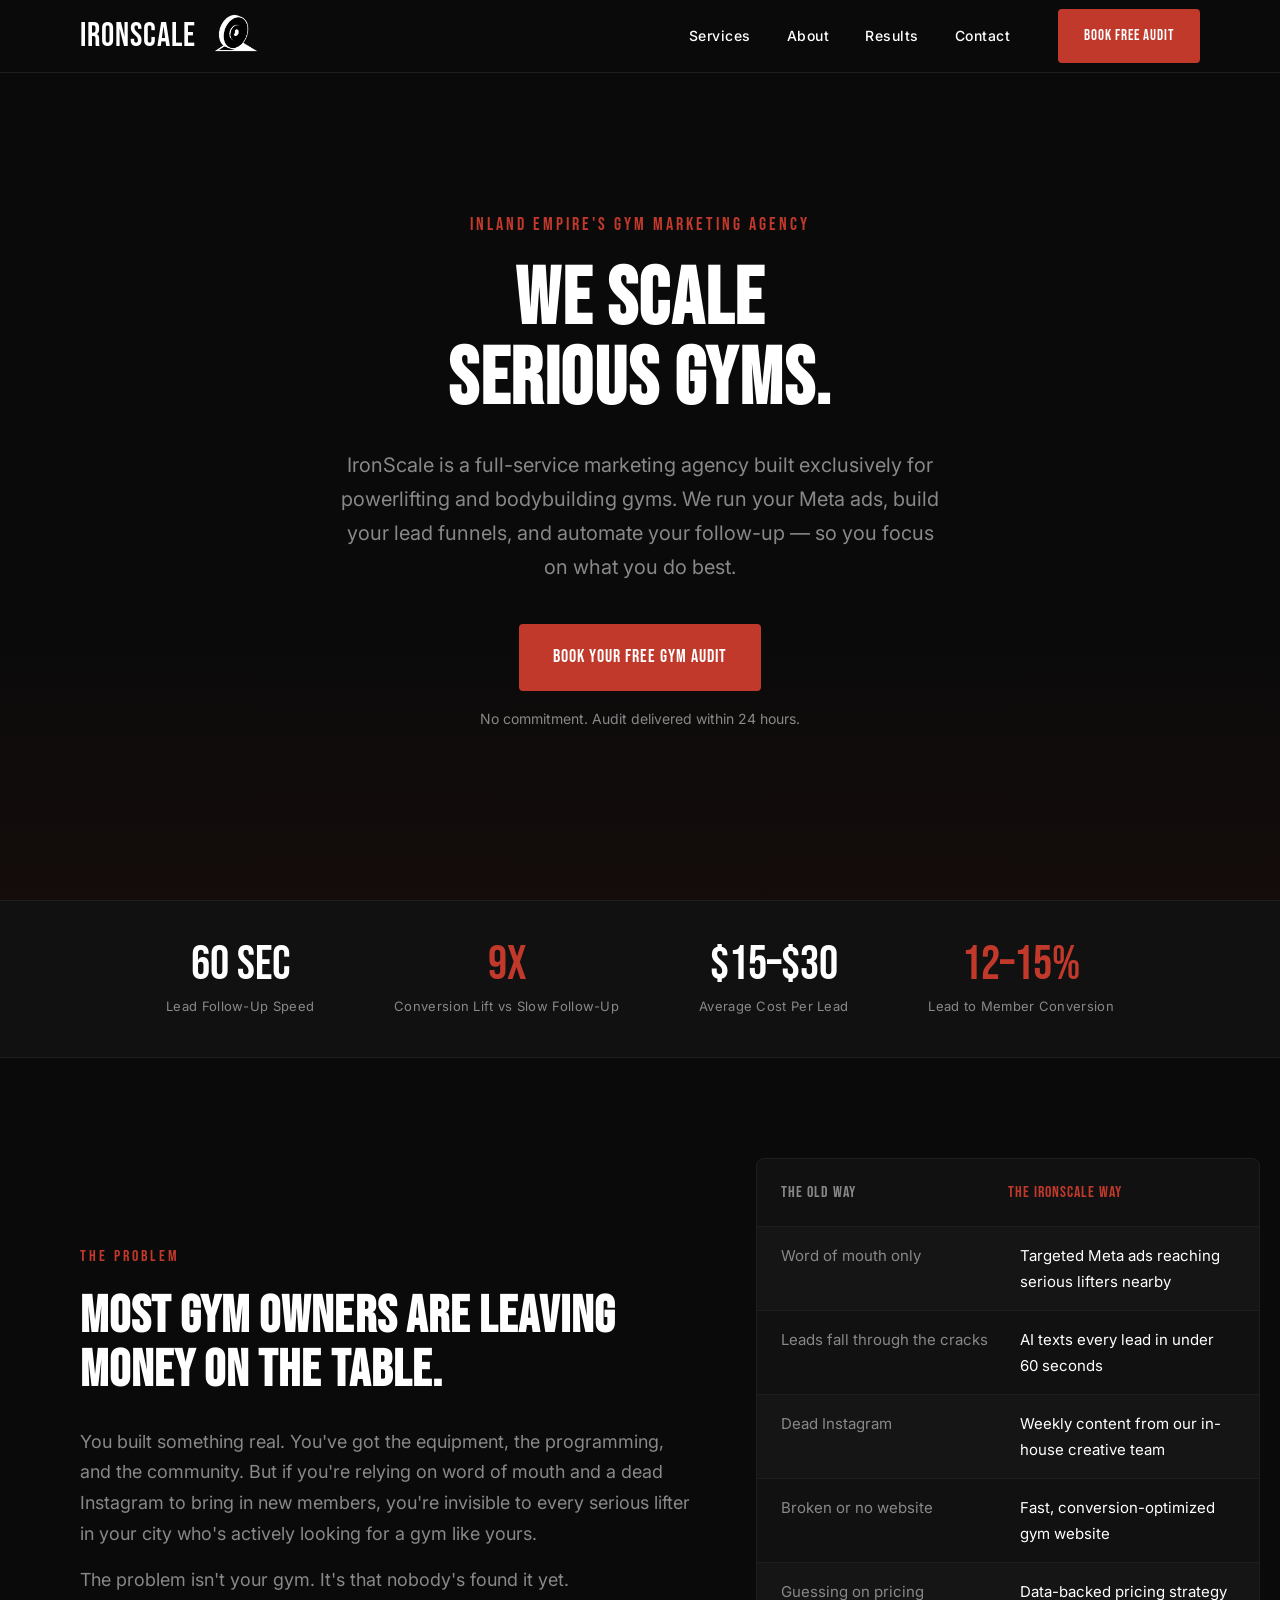
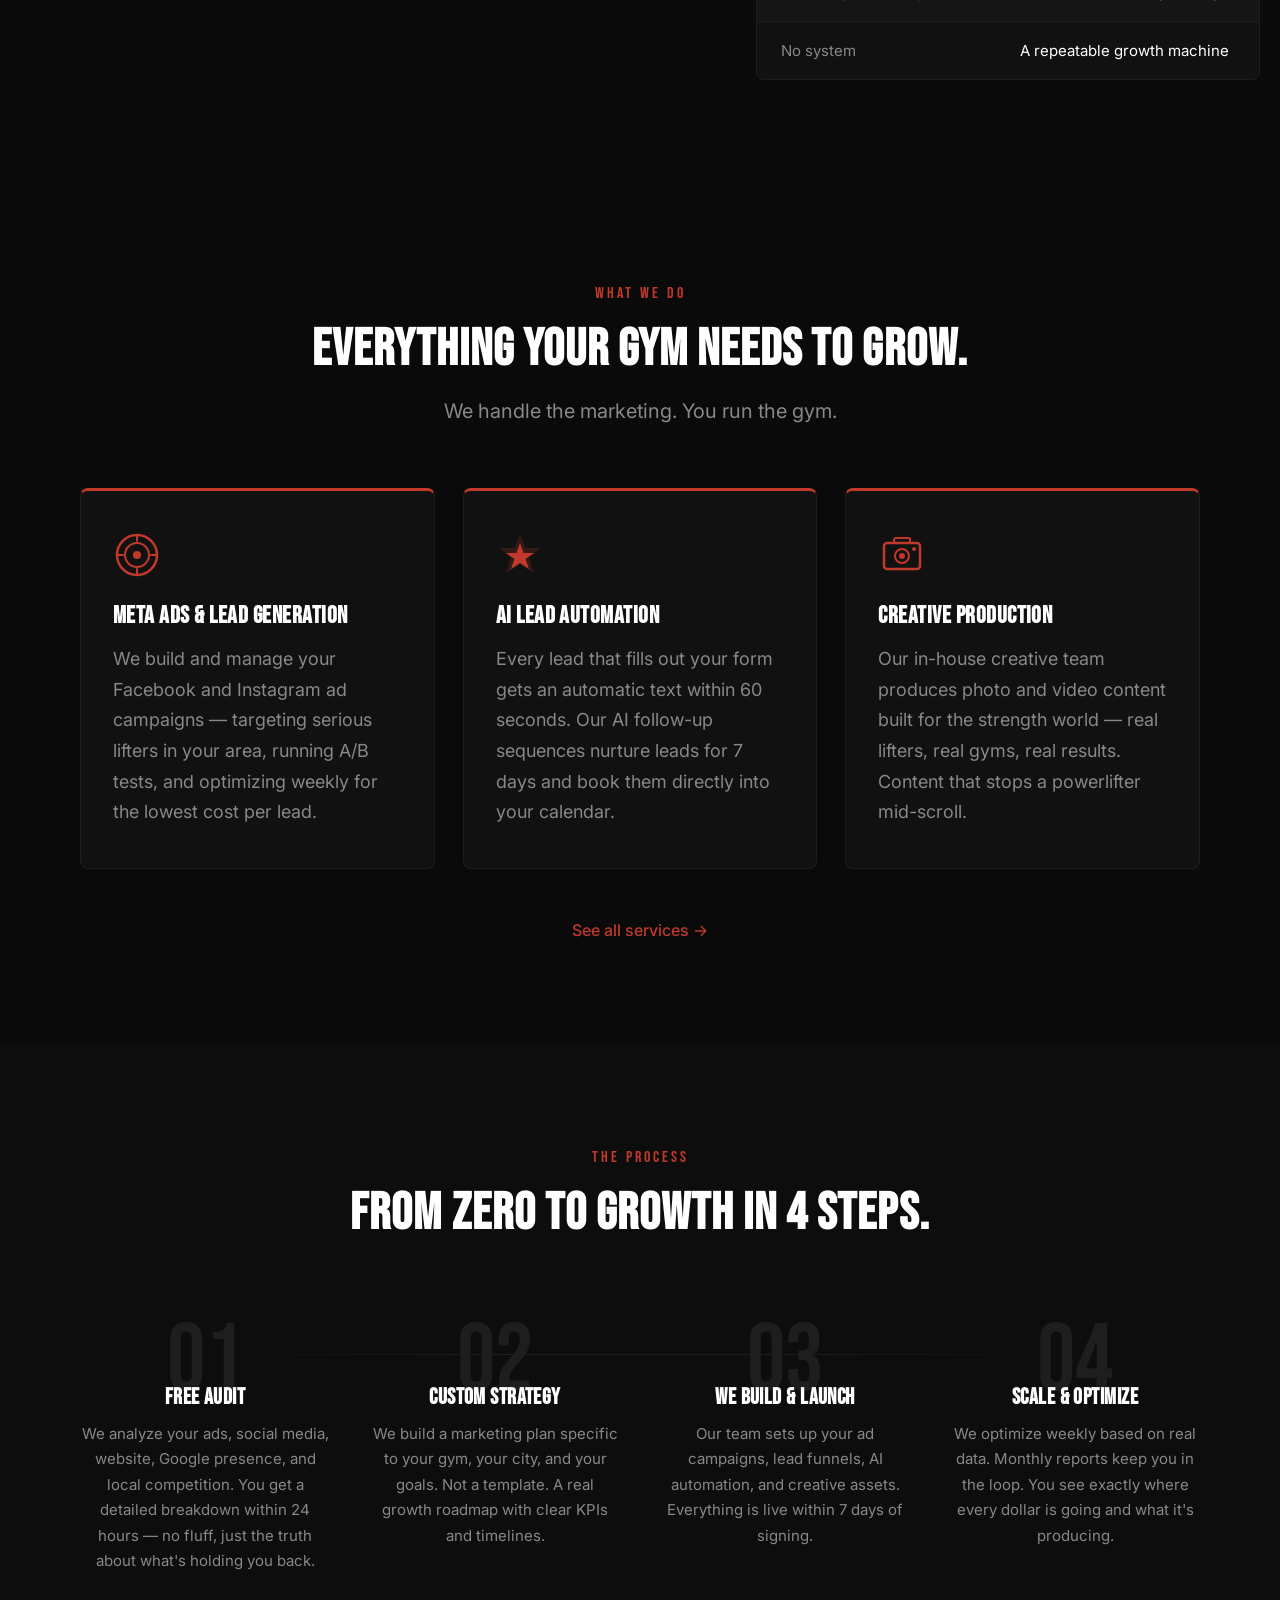
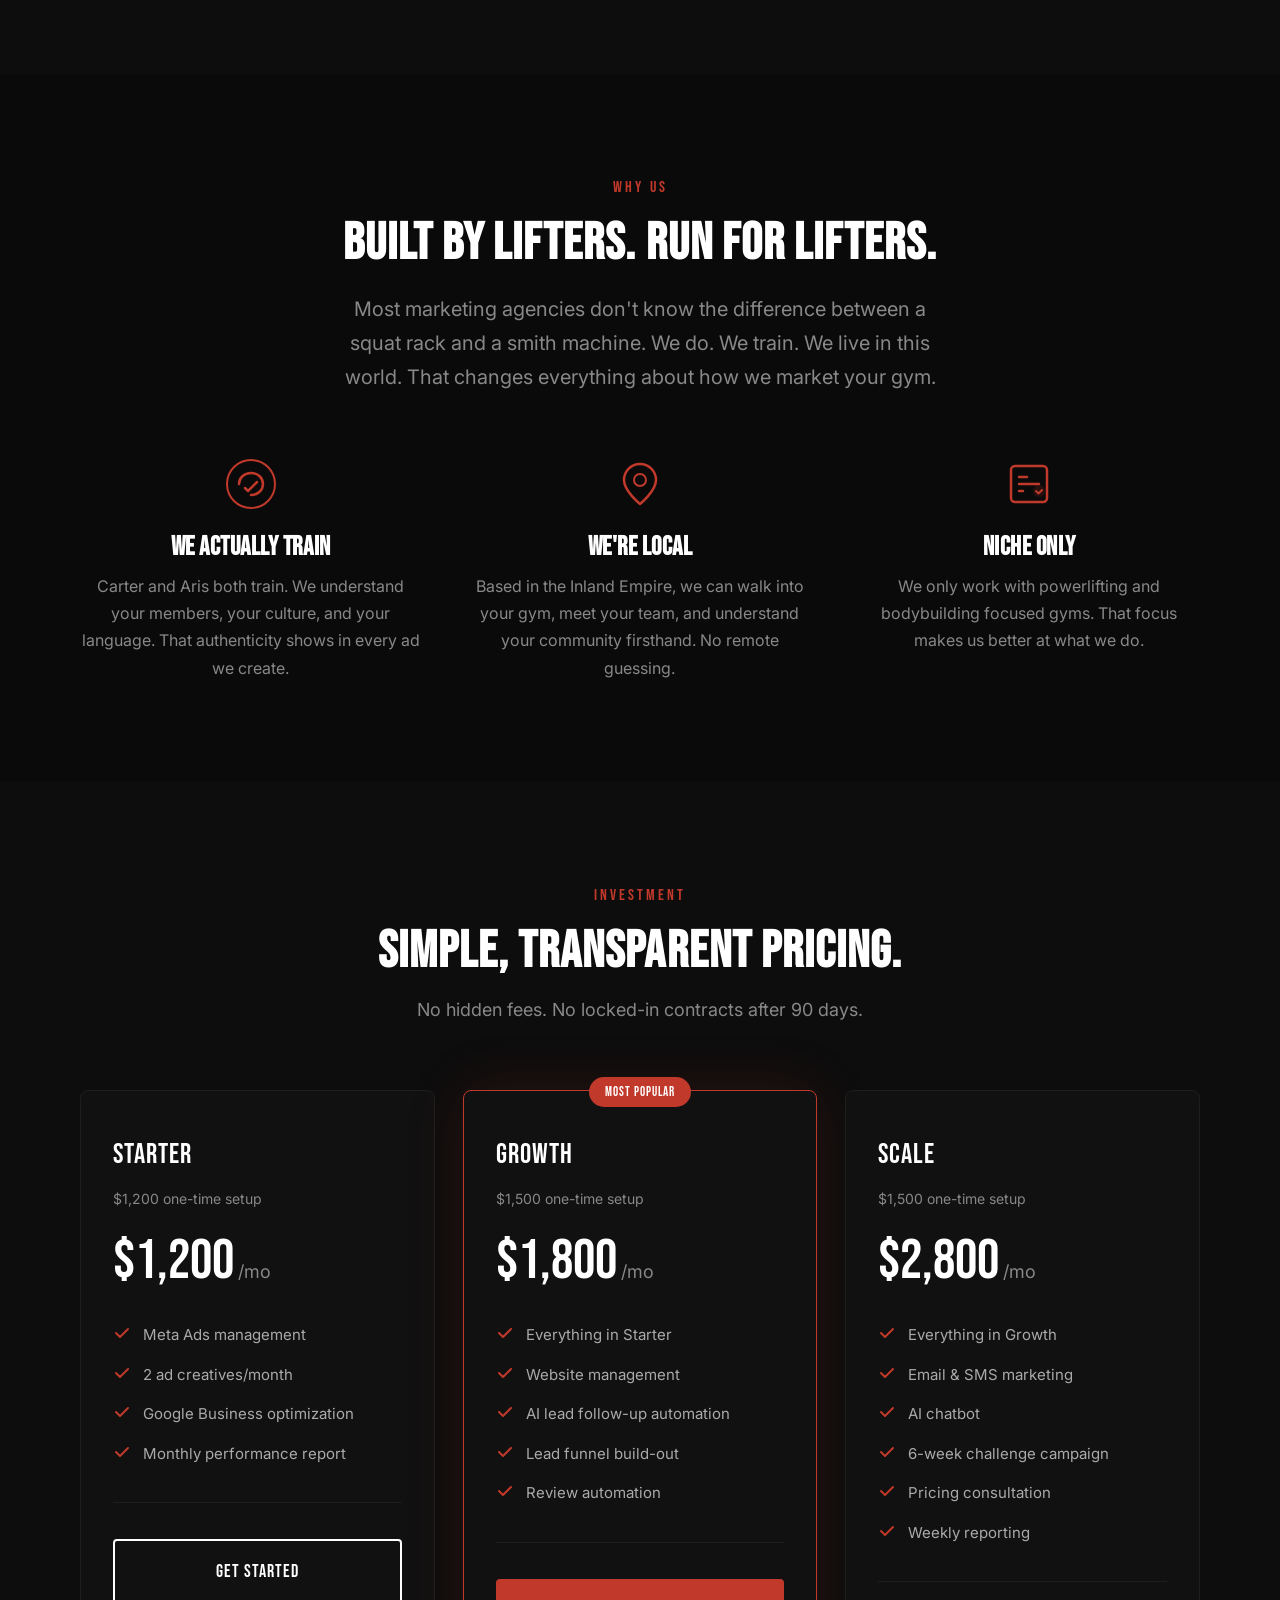
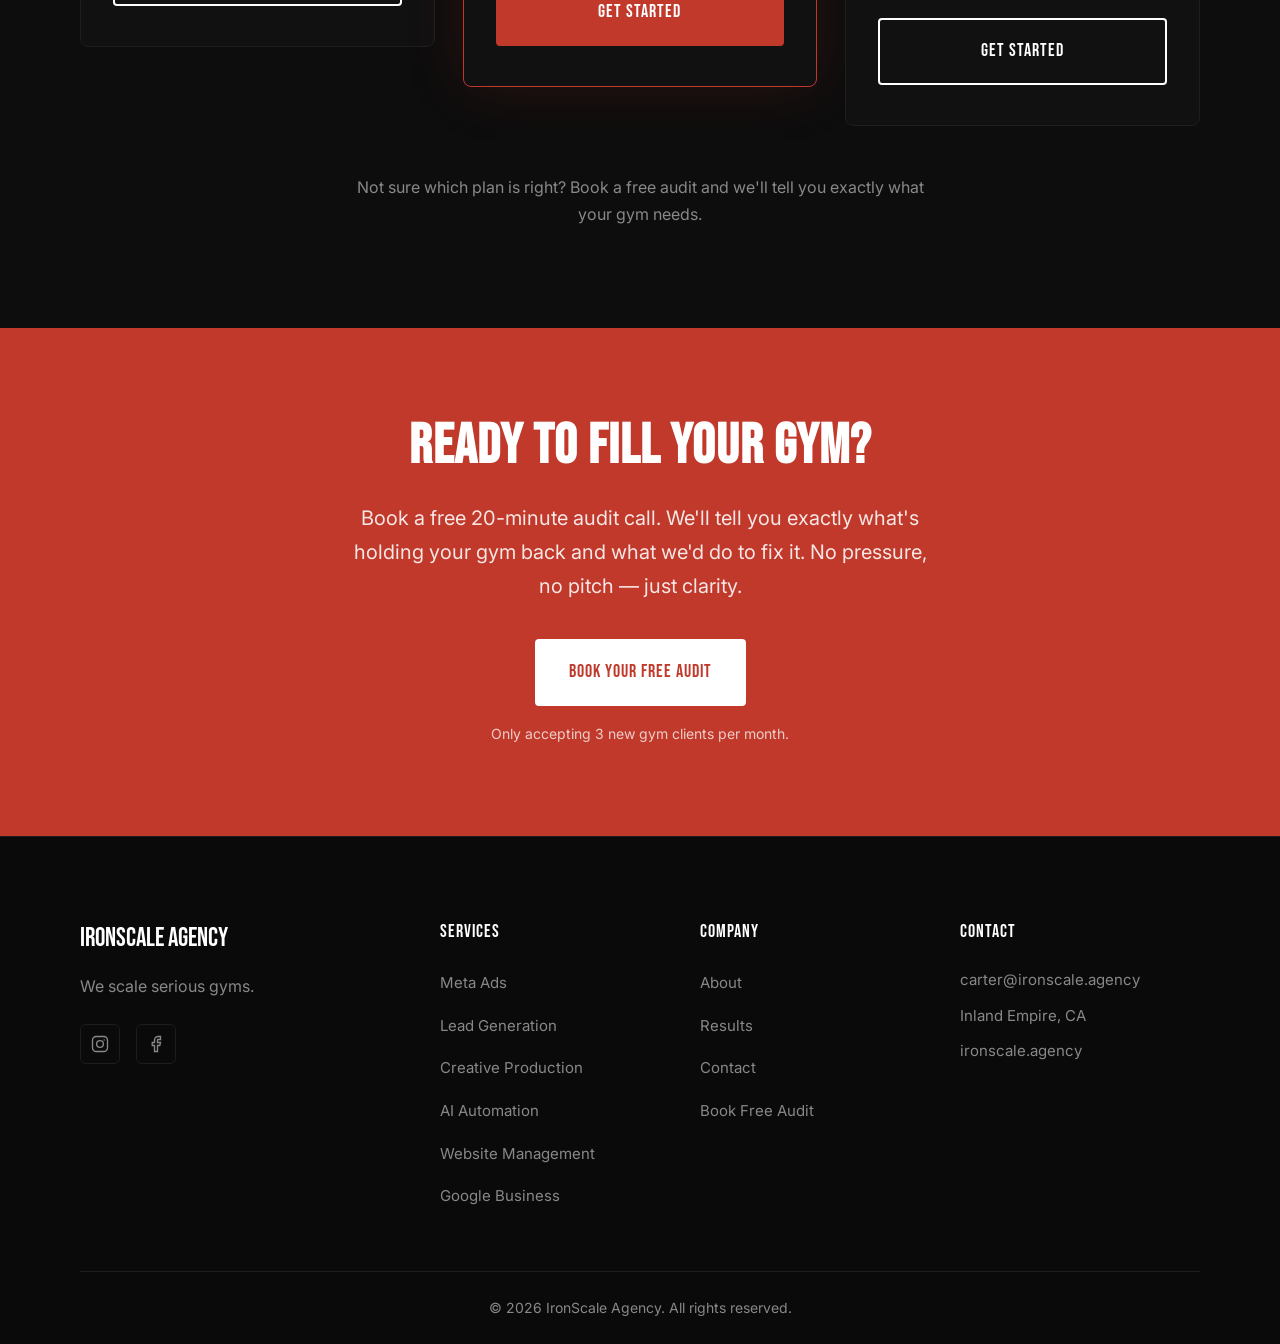
<file: index.html>
<!DOCTYPE html>
<html lang="en">
<head>
  <meta charset="UTF-8" />
  <meta name="viewport" content="width=device-width, initial-scale=1.0" />
  <title>IronScale Agency | Gym Marketing for Powerlifting & Bodybuilding Gyms</title>
  <meta name="description" content="IronScale Agency — Gym marketing agency for powerlifting and bodybuilding gyms in the Inland Empire. Meta ads, lead generation, AI automation, and creative production." />
  <link rel="stylesheet" href="styles.css" />
</head>
<body>

  <!-- ============ NAVBAR ============ -->
  <header class="navbar" role="banner">
    <div class="navbar__inner">
      <a href="index.html" class="navbar__logo">IRONSCALE<span class="navbar__logo-icon"><img src="assets/images/IronScale_Logo_transparent.png" alt="" class="navbar__logo-img navbar__logo-img--white" aria-hidden="true"><img src="assets/images/IronScale_Logo_Red_transparent.png" alt="" class="navbar__logo-img navbar__logo-img--red" aria-hidden="true"></span></a>
      <nav class="navbar__links" aria-label="Primary navigation">
        <a href="services.html" class="navbar__link">Services</a>
        <a href="about.html" class="navbar__link">About</a>
        <a href="results.html" class="navbar__link">Results</a>
        <a href="contact.html" class="navbar__link">Contact</a>
        <a href="contact.html" class="btn btn--primary navbar__cta">Book Free Audit</a>
      </nav>
      <button class="navbar__hamburger" aria-label="Open menu" aria-expanded="false">
        <span></span><span></span><span></span>
      </button>
    </div>
  </header>

  <!-- Mobile Menu -->
  <div class="mobile-menu" role="dialog" aria-label="Mobile navigation">
    <button class="mobile-menu__close" aria-label="Close menu">&times;</button>
    <a href="services.html" class="mobile-menu__link">Services</a>
    <a href="about.html" class="mobile-menu__link">About</a>
    <a href="results.html" class="mobile-menu__link">Results</a>
    <a href="contact.html" class="mobile-menu__link">Contact</a>
    <a href="contact.html" class="btn btn--primary mobile-menu__cta">Book Free Audit</a>
  </div>

  <main>

    <!-- ============ SECTION 1: HERO ============ -->
    <section class="hero">
      <div class="hero__content">
        <span class="hero__eyebrow">Inland Empire's Gym Marketing Agency</span>
        <h1 class="hero__title">WE SCALE<br>SERIOUS GYMS.</h1>
        <p class="hero__sub">IronScale is a full-service marketing agency built exclusively for powerlifting and bodybuilding gyms. We run your Meta ads, build your lead funnels, and automate your follow-up — so you focus on what you do best.</p>
        <a href="contact.html" class="btn btn--primary">Book Your Free Gym Audit</a>
        <span class="hero__disclaimer">No commitment. Audit delivered within 24 hours.</span>
      </div>
    </section>

    <!-- ============ SECTION 2: STATS BAR ============ -->
    <section class="stats-bar" aria-label="Key statistics">
      <div class="container">
        <div class="stats-bar__grid">
          <div class="stat fade-in">
            <span class="stat__number">60 SEC</span>
            <p class="stat__label">Lead Follow-Up Speed</p>
          </div>
          <div class="stat fade-in">
            <span class="stat__number stat__number--red">9X</span>
            <p class="stat__label">Conversion Lift vs Slow Follow-Up</p>
          </div>
          <div class="stat fade-in">
            <span class="stat__number">$15–$30</span>
            <p class="stat__label">Average Cost Per Lead</p>
          </div>
          <div class="stat fade-in">
            <span class="stat__number stat__number--red">12–15%</span>
            <p class="stat__label">Lead to Member Conversion</p>
          </div>
        </div>
      </div>
    </section>

    <!-- ============ SECTION 3: THE PROBLEM ============ -->
    <section class="section" aria-labelledby="problem-heading">
      <div class="container">
        <div class="problem__grid">
          <div class="problem__content fade-in">
            <span class="eyebrow">The Problem</span>
            <h2 id="problem-heading">Most Gym Owners Are Leaving Money on the Table.</h2>
            <p>You built something real. You've got the equipment, the programming, and the community. But if you're relying on word of mouth and a dead Instagram to bring in new members, you're invisible to every serious lifter in your city who's actively looking for a gym like yours.</p>
            <p>The problem isn't your gym. It's that nobody's found it yet.</p>
          </div>
          <div class="fade-in">
            <div class="comparison-card">
              <div class="comparison-card__header">
                <span>THE OLD WAY</span>
                <span>THE IRONSCALE WAY</span>
              </div>
              <div class="comparison-row">
                <span class="old">Word of mouth only</span>
                <span class="new">Targeted Meta ads reaching serious lifters nearby</span>
              </div>
              <div class="comparison-row">
                <span class="old">Leads fall through the cracks</span>
                <span class="new">AI texts every lead in under 60 seconds</span>
              </div>
              <div class="comparison-row">
                <span class="old">Dead Instagram</span>
                <span class="new">Weekly content from our in-house creative team</span>
              </div>
              <div class="comparison-row">
                <span class="old">Broken or no website</span>
                <span class="new">Fast, conversion-optimized gym website</span>
              </div>
              <div class="comparison-row">
                <span class="old">Guessing on pricing</span>
                <span class="new">Data-backed pricing strategy</span>
              </div>
              <div class="comparison-row">
                <span class="old">No system</span>
                <span class="new">A repeatable growth machine</span>
              </div>
            </div>
          </div>
        </div>
      </div>
    </section>

    <!-- ============ SECTION 4: SERVICES OVERVIEW ============ -->
    <section class="section services-overview" aria-labelledby="services-heading">
      <div class="container">
        <div class="services-overview__header fade-in">
          <span class="eyebrow">What We Do</span>
          <h2 id="services-heading">Everything Your Gym Needs to Grow.</h2>
          <p>We handle the marketing. You run the gym.</p>
        </div>

        <div class="service-cards">
          <!-- Card 1 -->
          <div class="service-card fade-in">
            <div class="service-card__icon">
              <svg viewBox="0 0 48 48" fill="none" xmlns="http://www.w3.org/2000/svg" aria-hidden="true">
                <circle cx="24" cy="24" r="20" stroke="#C0392B" stroke-width="2.5"/>
                <circle cx="24" cy="24" r="12" stroke="#C0392B" stroke-width="2"/>
                <circle cx="24" cy="24" r="4" fill="#C0392B"/>
                <line x1="24" y1="4" x2="24" y2="10" stroke="#C0392B" stroke-width="2" stroke-linecap="round"/>
                <line x1="24" y1="38" x2="24" y2="44" stroke="#C0392B" stroke-width="2" stroke-linecap="round"/>
                <line x1="4" y1="24" x2="10" y2="24" stroke="#C0392B" stroke-width="2" stroke-linecap="round"/>
                <line x1="38" y1="24" x2="44" y2="24" stroke="#C0392B" stroke-width="2" stroke-linecap="round"/>
              </svg>
            </div>
            <h3>Meta Ads &amp; Lead Generation</h3>
            <p>We build and manage your Facebook and Instagram ad campaigns — targeting serious lifters in your area, running A/B tests, and optimizing weekly for the lowest cost per lead.</p>
          </div>

          <!-- Card 2 -->
          <div class="service-card fade-in">
            <div class="service-card__icon">
              <svg viewBox="0 0 48 48" fill="none" xmlns="http://www.w3.org/2000/svg" aria-hidden="true">
                <path d="M24 6L29 18H42L32 26L36 40L24 32L12 40L16 26L6 18H19L24 6Z" fill="#C0392B" opacity="0.2" stroke="#C0392B" stroke-width="2" stroke-linejoin="round"/>
                <path d="M24 12L27.5 22H38L29.5 28L33 38L24 32L15 38L18.5 28L10 22H20.5L24 12Z" fill="#C0392B"/>
              </svg>
            </div>
            <h3>AI Lead Automation</h3>
            <p>Every lead that fills out your form gets an automatic text within 60 seconds. Our AI follow-up sequences nurture leads for 7 days and book them directly into your calendar.</p>
          </div>

          <!-- Card 3 -->
          <div class="service-card fade-in">
            <div class="service-card__icon">
              <svg viewBox="0 0 48 48" fill="none" xmlns="http://www.w3.org/2000/svg" aria-hidden="true">
                <rect x="6" y="12" width="36" height="26" rx="3" stroke="#C0392B" stroke-width="2.5"/>
                <circle cx="24" cy="25" r="7" stroke="#C0392B" stroke-width="2"/>
                <circle cx="24" cy="25" r="3" fill="#C0392B"/>
                <path d="M16 12V9C16 7.9 16.9 7 18 7H30C31.1 7 32 7.9 32 9V12" stroke="#C0392B" stroke-width="2"/>
                <circle cx="36" cy="18" r="2" fill="#C0392B"/>
              </svg>
            </div>
            <h3>Creative Production</h3>
            <p>Our in-house creative team produces photo and video content built for the strength world — real lifters, real gyms, real results. Content that stops a powerlifter mid-scroll.</p>
          </div>
        </div>

        <a href="services.html" class="services-overview__link">See all services &rarr;</a>
      </div>
    </section>

    <!-- ============ SECTION 5: HOW IT WORKS ============ -->
    <section class="section process section--alt" aria-labelledby="process-heading">
      <div class="container">
        <div class="process__header fade-in">
          <span class="eyebrow">The Process</span>
          <h2 id="process-heading">From Zero to Growth in 4 Steps.</h2>
        </div>

        <div class="process__steps">
          <div class="step fade-in">
            <div class="step__number">01</div>
            <div class="step__content">
              <h3>Free Audit</h3>
              <p>We analyze your ads, social media, website, Google presence, and local competition. You get a detailed breakdown within 24 hours — no fluff, just the truth about what's holding you back.</p>
            </div>
          </div>
          <div class="step fade-in">
            <div class="step__number">02</div>
            <div class="step__content">
              <h3>Custom Strategy</h3>
              <p>We build a marketing plan specific to your gym, your city, and your goals. Not a template. A real growth roadmap with clear KPIs and timelines.</p>
            </div>
          </div>
          <div class="step fade-in">
            <div class="step__number">03</div>
            <div class="step__content">
              <h3>We Build &amp; Launch</h3>
              <p>Our team sets up your ad campaigns, lead funnels, AI automation, and creative assets. Everything is live within 7 days of signing.</p>
            </div>
          </div>
          <div class="step fade-in">
            <div class="step__number">04</div>
            <div class="step__content">
              <h3>Scale &amp; Optimize</h3>
              <p>We optimize weekly based on real data. Monthly reports keep you in the loop. You see exactly where every dollar is going and what it's producing.</p>
            </div>
          </div>
        </div>
      </div>
    </section>

    <!-- ============ SECTION 6: WHY IRONSCALE ============ -->
    <section class="section" aria-labelledby="why-heading">
      <div class="container">
        <div class="why__header fade-in">
          <span class="eyebrow">Why Us</span>
          <h2 id="why-heading">Built by Lifters. Run for Lifters.</h2>
          <p class="max-600">Most marketing agencies don't know the difference between a squat rack and a smith machine. We do. We train. We live in this world. That changes everything about how we market your gym.</p>
        </div>

        <div class="why__cols">
          <div class="why-col fade-in">
            <div class="why-col__icon">
              <svg viewBox="0 0 52 52" fill="none" xmlns="http://www.w3.org/2000/svg" aria-hidden="true">
                <circle cx="26" cy="26" r="24" stroke="#C0392B" stroke-width="2"/>
                <path d="M14 26C14 20 19 15 26 15C33 15 38 20 38 26C38 32 33 37 26 37" stroke="#C0392B" stroke-width="2.5" stroke-linecap="round"/>
                <path d="M20 30L23 33L32 24" stroke="#C0392B" stroke-width="2.5" stroke-linecap="round" stroke-linejoin="round"/>
              </svg>
            </div>
            <h3>We Actually Train</h3>
            <p>Carter and Aris both train. We understand your members, your culture, and your language. That authenticity shows in every ad we create.</p>
          </div>
          <div class="why-col fade-in">
            <div class="why-col__icon">
              <svg viewBox="0 0 52 52" fill="none" xmlns="http://www.w3.org/2000/svg" aria-hidden="true">
                <path d="M26 6C17.2 6 10 13.2 10 22C10 33 26 46 26 46C26 46 42 33 42 22C42 13.2 34.8 6 26 6Z" stroke="#C0392B" stroke-width="2.5"/>
                <circle cx="26" cy="22" r="6" stroke="#C0392B" stroke-width="2"/>
              </svg>
            </div>
            <h3>We're Local</h3>
            <p>Based in the Inland Empire, we can walk into your gym, meet your team, and understand your community firsthand. No remote guessing.</p>
          </div>
          <div class="why-col fade-in">
            <div class="why-col__icon">
              <svg viewBox="0 0 52 52" fill="none" xmlns="http://www.w3.org/2000/svg" aria-hidden="true">
                <rect x="8" y="8" width="36" height="36" rx="4" stroke="#C0392B" stroke-width="2.5"/>
                <path d="M16 26H36" stroke="#C0392B" stroke-width="2.5" stroke-linecap="round"/>
                <path d="M16 19H24" stroke="#C0392B" stroke-width="2.5" stroke-linecap="round"/>
                <path d="M16 33H20" stroke="#C0392B" stroke-width="2.5" stroke-linecap="round"/>
                <circle cx="36" cy="33" r="6" fill="#C0392B" opacity="0.15"/>
                <path d="M33 33L35.5 35.5L39 32" stroke="#C0392B" stroke-width="2" stroke-linecap="round" stroke-linejoin="round"/>
              </svg>
            </div>
            <h3>Niche Only</h3>
            <p>We only work with powerlifting and bodybuilding focused gyms. That focus makes us better at what we do.</p>
          </div>
        </div>
      </div>
    </section>

    <!-- ============ SECTION 7: PRICING ============ -->
    <section class="section pricing section--alt" aria-labelledby="pricing-heading">
      <div class="container">
        <div class="pricing__header fade-in">
          <span class="eyebrow">Investment</span>
          <h2 id="pricing-heading">Simple, Transparent Pricing.</h2>
          <p>No hidden fees. No locked-in contracts after 90 days.</p>
        </div>

        <div class="pricing__cards">
          <!-- Starter -->
          <div class="pricing-card fade-in">
            <div class="pricing-card__title">STARTER</div>
            <p class="pricing-card__setup">$1,200 one-time setup</p>
            <div class="pricing-card__price">
              <span class="pricing-card__amount">$1,200</span>
              <span class="pricing-card__period">/mo</span>
            </div>
            <ul class="pricing-card__features">
              <li class="pricing-card__feature">
                <svg viewBox="0 0 18 18" fill="none" aria-hidden="true"><path d="M3 9L7 13L15 5" stroke="currentColor" stroke-width="2" stroke-linecap="round" stroke-linejoin="round"/></svg>
                Meta Ads management
              </li>
              <li class="pricing-card__feature">
                <svg viewBox="0 0 18 18" fill="none" aria-hidden="true"><path d="M3 9L7 13L15 5" stroke="currentColor" stroke-width="2" stroke-linecap="round" stroke-linejoin="round"/></svg>
                2 ad creatives/month
              </li>
              <li class="pricing-card__feature">
                <svg viewBox="0 0 18 18" fill="none" aria-hidden="true"><path d="M3 9L7 13L15 5" stroke="currentColor" stroke-width="2" stroke-linecap="round" stroke-linejoin="round"/></svg>
                Google Business optimization
              </li>
              <li class="pricing-card__feature">
                <svg viewBox="0 0 18 18" fill="none" aria-hidden="true"><path d="M3 9L7 13L15 5" stroke="currentColor" stroke-width="2" stroke-linecap="round" stroke-linejoin="round"/></svg>
                Monthly performance report
              </li>
            </ul>
            <a href="contact.html" class="btn btn--outline" style="width:100%;text-align:center;">Get Started</a>
          </div>

          <!-- Growth (Featured) -->
          <div class="pricing-card pricing-card--featured fade-in">
            <div class="pricing-card__badge">MOST POPULAR</div>
            <div class="pricing-card__title">GROWTH</div>
            <p class="pricing-card__setup">$1,500 one-time setup</p>
            <div class="pricing-card__price">
              <span class="pricing-card__amount">$1,800</span>
              <span class="pricing-card__period">/mo</span>
            </div>
            <ul class="pricing-card__features">
              <li class="pricing-card__feature">
                <svg viewBox="0 0 18 18" fill="none" aria-hidden="true"><path d="M3 9L7 13L15 5" stroke="currentColor" stroke-width="2" stroke-linecap="round" stroke-linejoin="round"/></svg>
                Everything in Starter
              </li>
              <li class="pricing-card__feature">
                <svg viewBox="0 0 18 18" fill="none" aria-hidden="true"><path d="M3 9L7 13L15 5" stroke="currentColor" stroke-width="2" stroke-linecap="round" stroke-linejoin="round"/></svg>
                Website management
              </li>
              <li class="pricing-card__feature">
                <svg viewBox="0 0 18 18" fill="none" aria-hidden="true"><path d="M3 9L7 13L15 5" stroke="currentColor" stroke-width="2" stroke-linecap="round" stroke-linejoin="round"/></svg>
                AI lead follow-up automation
              </li>
              <li class="pricing-card__feature">
                <svg viewBox="0 0 18 18" fill="none" aria-hidden="true"><path d="M3 9L7 13L15 5" stroke="currentColor" stroke-width="2" stroke-linecap="round" stroke-linejoin="round"/></svg>
                Lead funnel build-out
              </li>
              <li class="pricing-card__feature">
                <svg viewBox="0 0 18 18" fill="none" aria-hidden="true"><path d="M3 9L7 13L15 5" stroke="currentColor" stroke-width="2" stroke-linecap="round" stroke-linejoin="round"/></svg>
                Review automation
              </li>
            </ul>
            <a href="contact.html" class="btn btn--primary" style="width:100%;text-align:center;">Get Started</a>
          </div>

          <!-- Scale -->
          <div class="pricing-card fade-in">
            <div class="pricing-card__title">SCALE</div>
            <p class="pricing-card__setup">$1,500 one-time setup</p>
            <div class="pricing-card__price">
              <span class="pricing-card__amount">$2,800</span>
              <span class="pricing-card__period">/mo</span>
            </div>
            <ul class="pricing-card__features">
              <li class="pricing-card__feature">
                <svg viewBox="0 0 18 18" fill="none" aria-hidden="true"><path d="M3 9L7 13L15 5" stroke="currentColor" stroke-width="2" stroke-linecap="round" stroke-linejoin="round"/></svg>
                Everything in Growth
              </li>
              <li class="pricing-card__feature">
                <svg viewBox="0 0 18 18" fill="none" aria-hidden="true"><path d="M3 9L7 13L15 5" stroke="currentColor" stroke-width="2" stroke-linecap="round" stroke-linejoin="round"/></svg>
                Email &amp; SMS marketing
              </li>
              <li class="pricing-card__feature">
                <svg viewBox="0 0 18 18" fill="none" aria-hidden="true"><path d="M3 9L7 13L15 5" stroke="currentColor" stroke-width="2" stroke-linecap="round" stroke-linejoin="round"/></svg>
                AI chatbot
              </li>
              <li class="pricing-card__feature">
                <svg viewBox="0 0 18 18" fill="none" aria-hidden="true"><path d="M3 9L7 13L15 5" stroke="currentColor" stroke-width="2" stroke-linecap="round" stroke-linejoin="round"/></svg>
                6-week challenge campaign
              </li>
              <li class="pricing-card__feature">
                <svg viewBox="0 0 18 18" fill="none" aria-hidden="true"><path d="M3 9L7 13L15 5" stroke="currentColor" stroke-width="2" stroke-linecap="round" stroke-linejoin="round"/></svg>
                Pricing consultation
              </li>
              <li class="pricing-card__feature">
                <svg viewBox="0 0 18 18" fill="none" aria-hidden="true"><path d="M3 9L7 13L15 5" stroke="currentColor" stroke-width="2" stroke-linecap="round" stroke-linejoin="round"/></svg>
                Weekly reporting
              </li>
            </ul>
            <a href="contact.html" class="btn btn--outline" style="width:100%;text-align:center;">Get Started</a>
          </div>
        </div>

        <p class="pricing__note">Not sure which plan is right? Book a free audit and we'll tell you exactly what your gym needs.</p>
      </div>
    </section>

    <!-- ============ SECTION 8: CTA BANNER ============ -->
    <section class="cta-banner" aria-labelledby="cta-heading">
      <div class="container">
        <h2 id="cta-heading">Ready to Fill Your Gym?</h2>
        <p>Book a free 20-minute audit call. We'll tell you exactly what's holding your gym back and what we'd do to fix it. No pressure, no pitch — just clarity.</p>
        <a href="contact.html" class="btn btn--dark">Book Your Free Audit</a>
        <span class="cta-banner__disclaimer">Only accepting 3 new gym clients per month.</span>
      </div>
    </section>

  </main>

  <!-- ============ FOOTER ============ -->
  <footer class="footer" role="contentinfo">
    <div class="container">
      <div class="footer__grid">
        <!-- Col 1 -->
        <div>
          <span class="footer__brand-name">IRONSCALE AGENCY</span>
          <p class="footer__tagline">We scale serious gyms.</p>
          <div class="footer__social">
            <a href="#" class="footer__social-link" aria-label="Instagram">
              <svg viewBox="0 0 24 24" fill="none" stroke="currentColor" stroke-width="1.8" aria-hidden="true">
                <rect x="2" y="2" width="20" height="20" rx="5" ry="5"/>
                <circle cx="12" cy="12" r="4.5"/>
                <circle cx="17.5" cy="6.5" r="1" fill="currentColor" stroke="none"/>
              </svg>
            </a>
            <a href="#" class="footer__social-link" aria-label="Facebook">
              <svg viewBox="0 0 24 24" fill="none" stroke="currentColor" stroke-width="1.8" aria-hidden="true">
                <path d="M18 2h-3a5 5 0 0 0-5 5v3H7v4h3v8h4v-8h3l1-4h-4V7a1 1 0 0 1 1-1h3z"/>
              </svg>
            </a>
          </div>
        </div>
        <!-- Col 2 -->
        <div>
          <p class="footer__col-title">Services</p>
          <ul class="footer__links">
            <li><a href="services.html" class="footer__link">Meta Ads</a></li>
            <li><a href="services.html" class="footer__link">Lead Generation</a></li>
            <li><a href="services.html" class="footer__link">Creative Production</a></li>
            <li><a href="services.html" class="footer__link">AI Automation</a></li>
            <li><a href="services.html" class="footer__link">Website Management</a></li>
            <li><a href="services.html" class="footer__link">Google Business</a></li>
          </ul>
        </div>
        <!-- Col 3 -->
        <div>
          <p class="footer__col-title">Company</p>
          <ul class="footer__links">
            <li><a href="about.html" class="footer__link">About</a></li>
            <li><a href="results.html" class="footer__link">Results</a></li>
            <li><a href="contact.html" class="footer__link">Contact</a></li>
            <li><a href="contact.html" class="footer__link">Book Free Audit</a></li>
          </ul>
        </div>
        <!-- Col 4 -->
        <div>
          <p class="footer__col-title">Contact</p>
          <p class="footer__contact-item"><a href="mailto:carter@ironscale.agency">carter@ironscale.agency</a></p>
          <p class="footer__contact-item">Inland Empire, CA</p>
          <p class="footer__contact-item"><a href="#">ironscale.agency</a></p>
        </div>
      </div>
      <div class="footer__bottom">
        <p class="footer__copyright">&copy; 2026 IronScale Agency. All rights reserved.</p>
      </div>
    </div>
  </footer>

  <script src="script.js"></script>
</body>
</html>
</file>
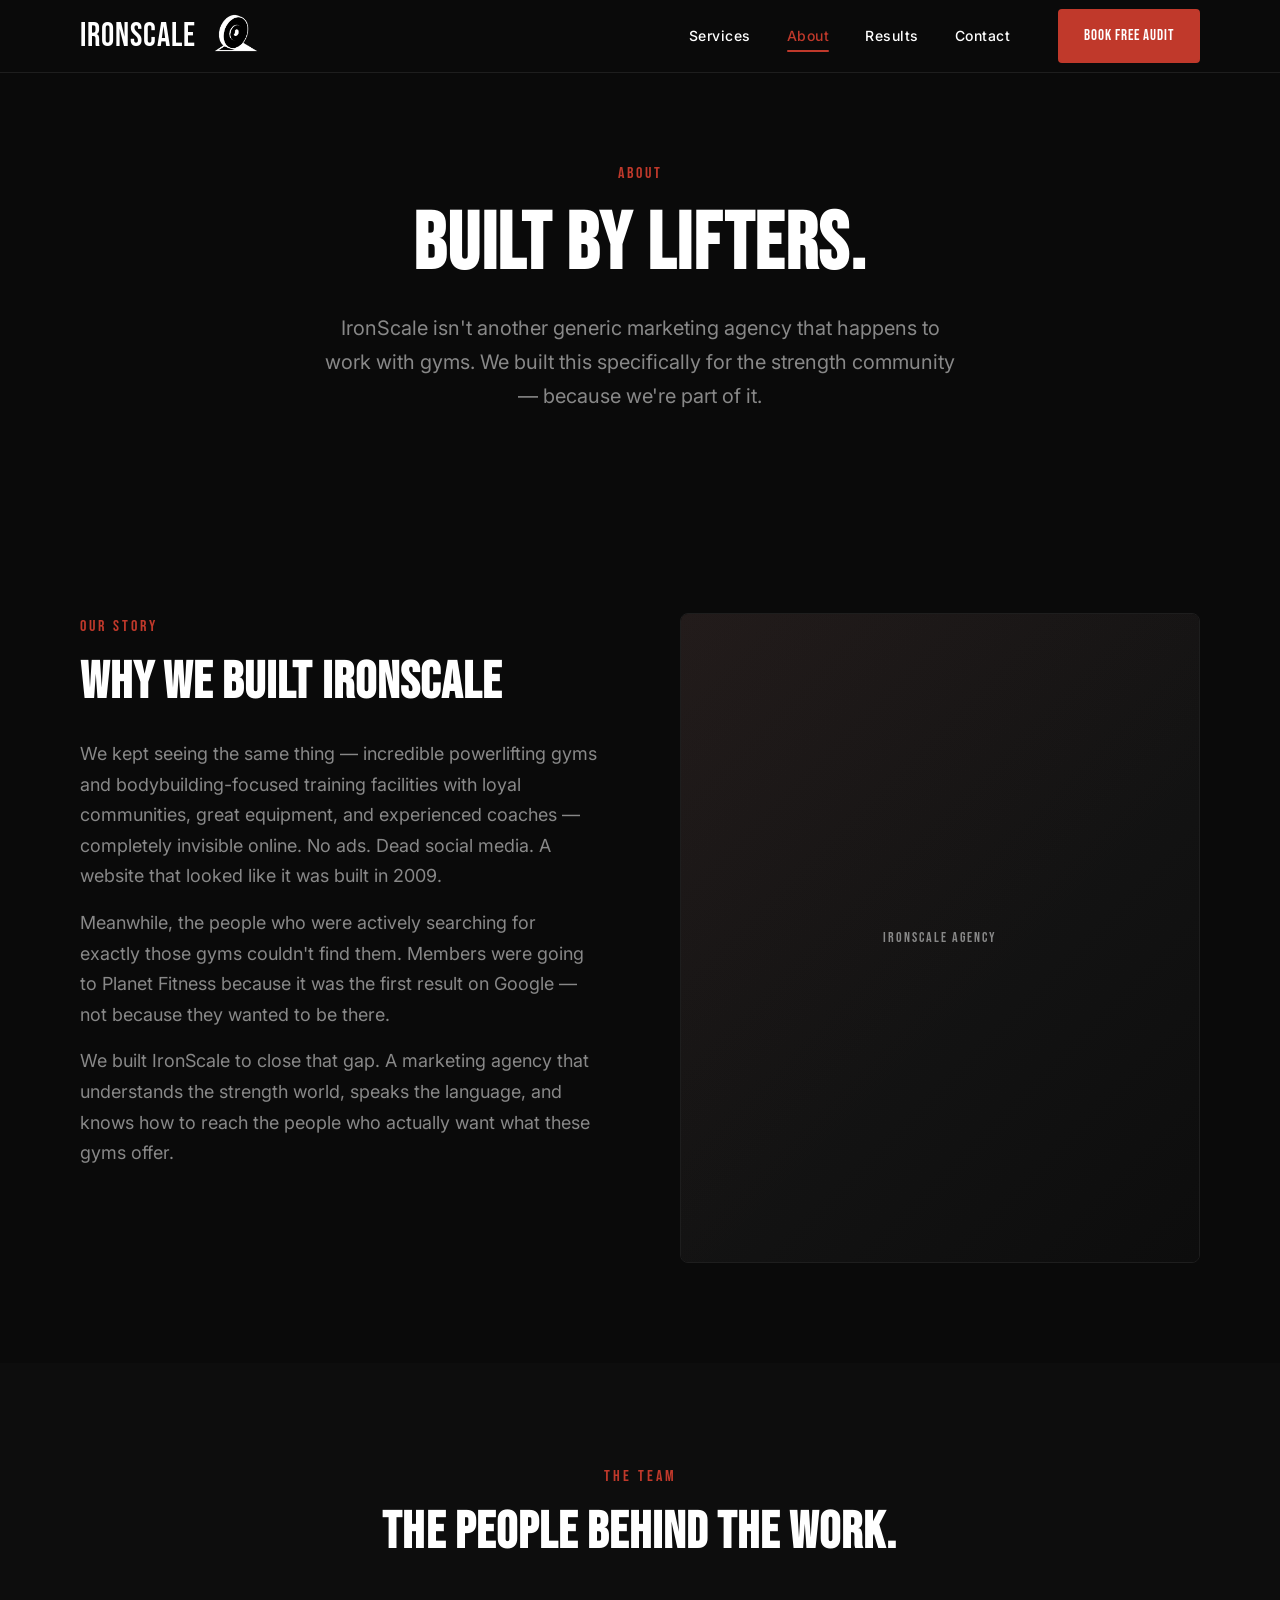
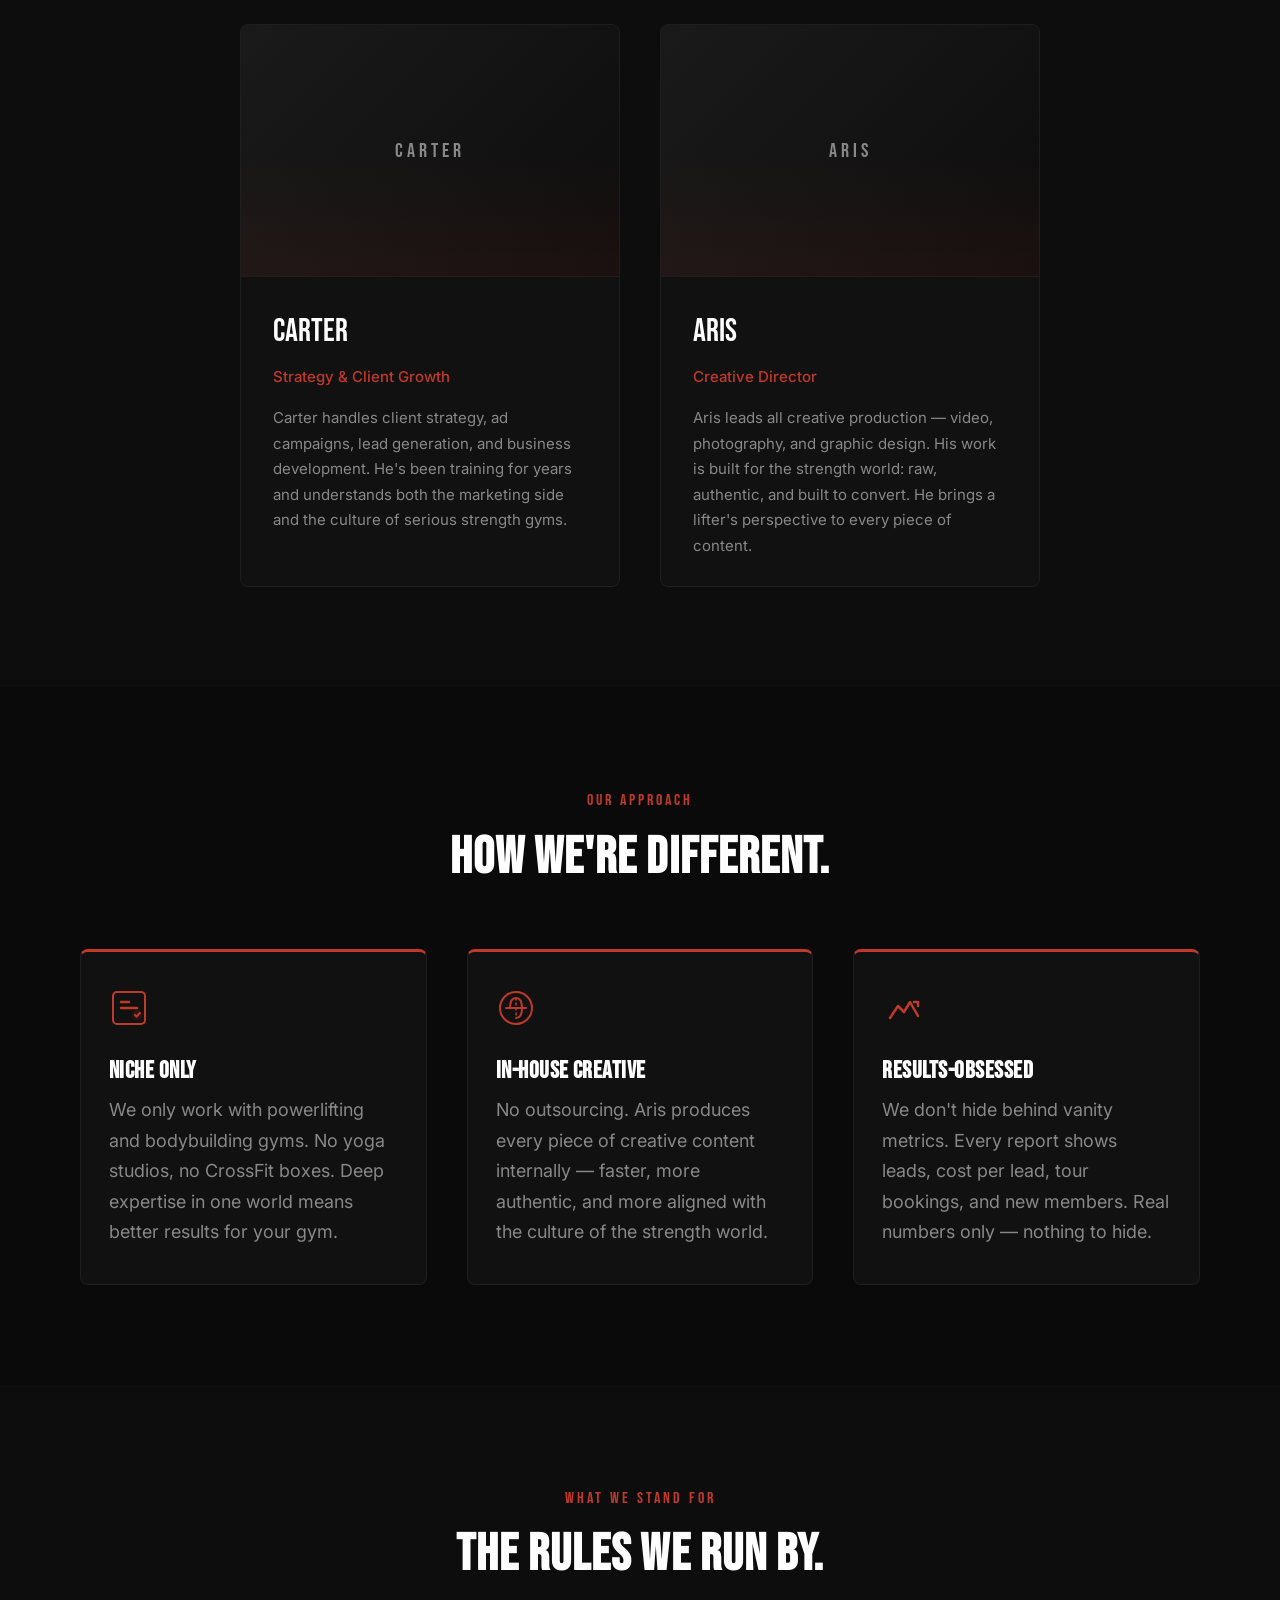
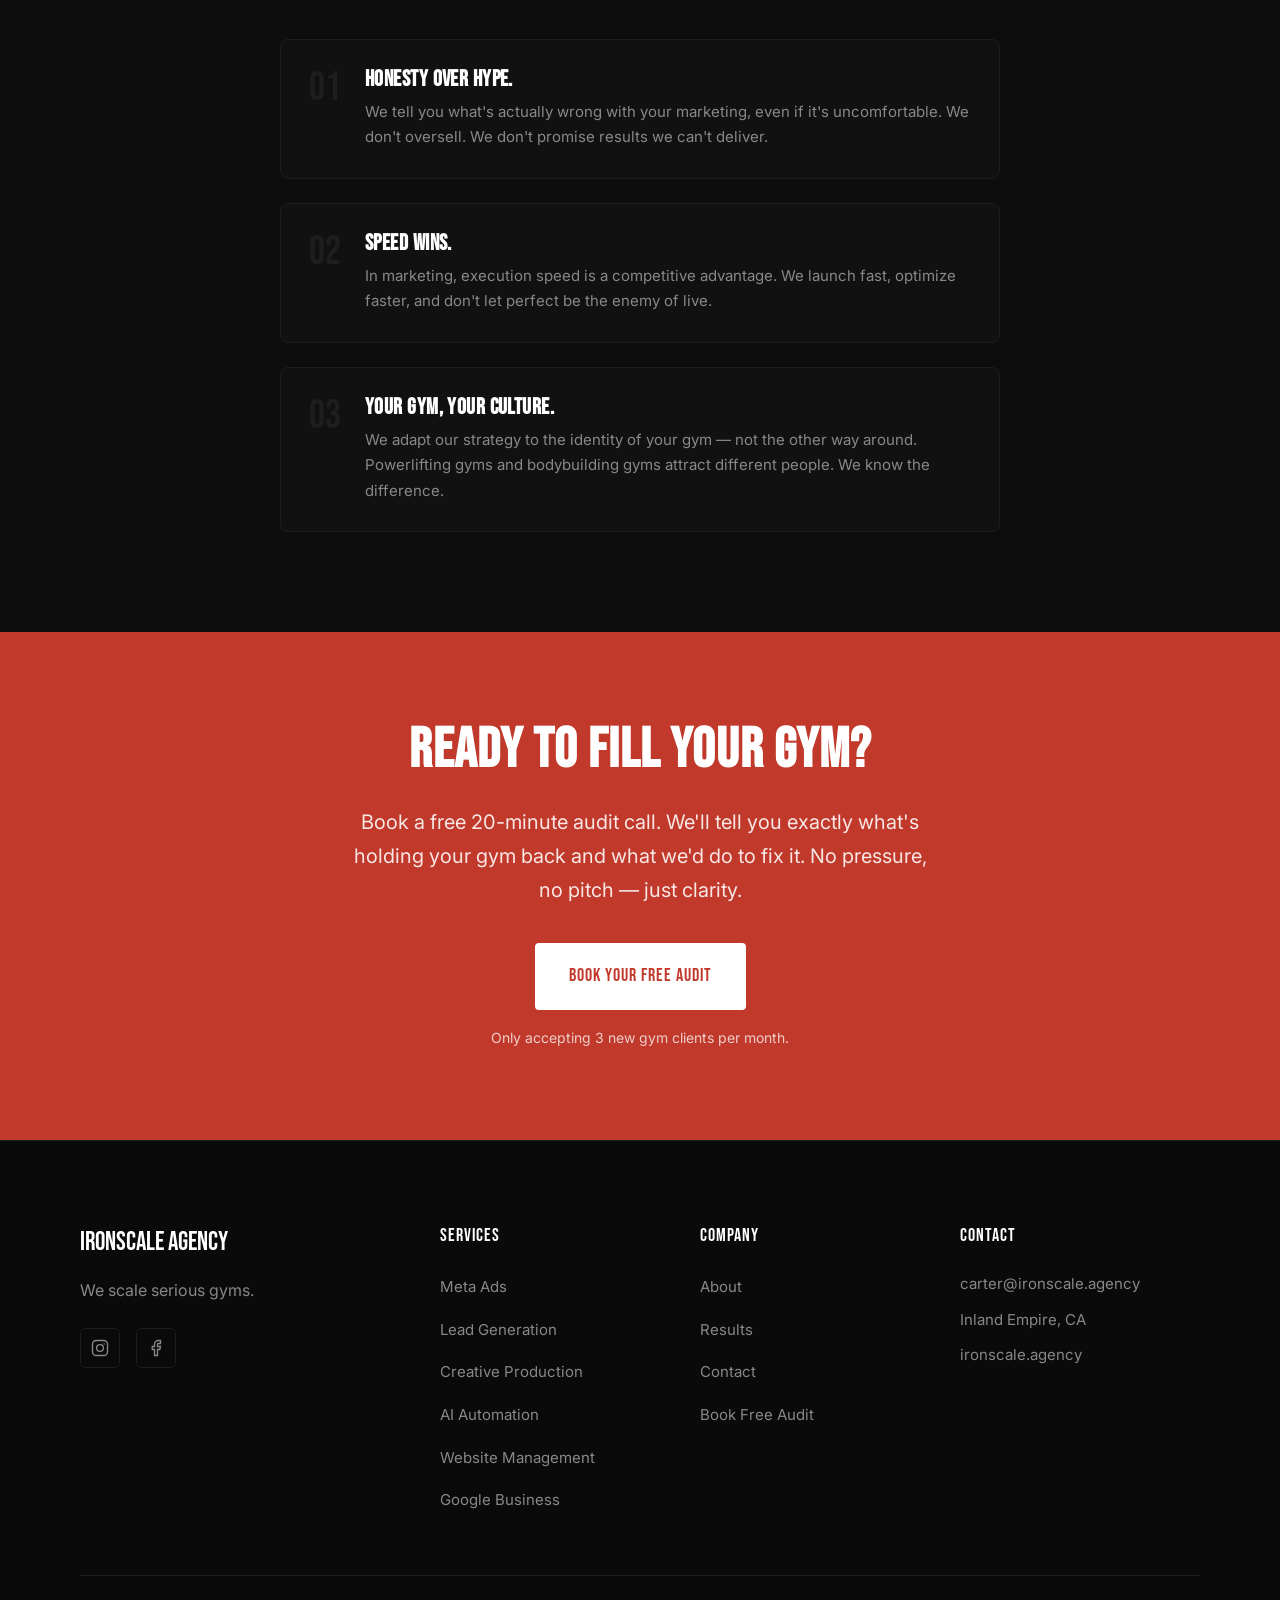
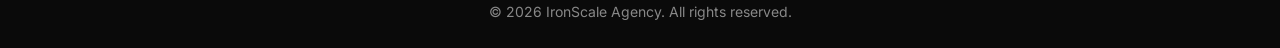
<file: about.html>
<!DOCTYPE html>
<html lang="en">
<head>
  <meta charset="UTF-8" />
  <meta name="viewport" content="width=device-width, initial-scale=1.0" />
  <title>IronScale Agency | About Us</title>
  <meta name="description" content="IronScale Agency — Gym marketing agency for powerlifting and bodybuilding gyms in the Inland Empire. Meta ads, lead generation, AI automation, and creative production." />
  <link rel="stylesheet" href="styles.css" />
</head>
<body>

  <!-- ============ NAVBAR ============ -->
  <header class="navbar" role="banner">
    <div class="navbar__inner">
      <a href="index.html" class="navbar__logo">IRONSCALE<span class="navbar__logo-icon"><img src="assets/images/IronScale_Logo_transparent.png" alt="" class="navbar__logo-img navbar__logo-img--white" aria-hidden="true"><img src="assets/images/IronScale_Logo_Red_transparent.png" alt="" class="navbar__logo-img navbar__logo-img--red" aria-hidden="true"></span></a>
      <nav class="navbar__links" aria-label="Primary navigation">
        <a href="services.html" class="navbar__link">Services</a>
        <a href="about.html" class="navbar__link active">About</a>
        <a href="results.html" class="navbar__link">Results</a>
        <a href="contact.html" class="navbar__link">Contact</a>
        <a href="contact.html" class="btn btn--primary navbar__cta">Book Free Audit</a>
      </nav>
      <button class="navbar__hamburger" aria-label="Open menu" aria-expanded="false">
        <span></span><span></span><span></span>
      </button>
    </div>
  </header>

  <!-- Mobile Menu -->
  <div class="mobile-menu" role="dialog" aria-label="Mobile navigation">
    <button class="mobile-menu__close" aria-label="Close menu">&times;</button>
    <a href="services.html" class="mobile-menu__link">Services</a>
    <a href="about.html" class="mobile-menu__link active">About</a>
    <a href="results.html" class="mobile-menu__link">Results</a>
    <a href="contact.html" class="mobile-menu__link">Contact</a>
    <a href="contact.html" class="btn btn--primary mobile-menu__cta">Book Free Audit</a>
  </div>

  <main>

    <!-- ============ HERO ============ -->
    <section class="page-hero" aria-labelledby="about-hero-heading">
      <div class="container">
        <span class="eyebrow">About</span>
        <h1 id="about-hero-heading">BUILT BY LIFTERS.</h1>
        <p>IronScale isn't another generic marketing agency that happens to work with gyms. We built this specifically for the strength community — because we're part of it.</p>
      </div>
    </section>

    <!-- ============ OUR STORY ============ -->
    <section class="section" aria-labelledby="story-heading">
      <div class="container">
        <div class="story__grid">
          <div class="story__content fade-in">
            <span class="eyebrow">Our Story</span>
            <h2 id="story-heading">Why We Built IronScale</h2>
            <p>We kept seeing the same thing — incredible powerlifting gyms and bodybuilding-focused training facilities with loyal communities, great equipment, and experienced coaches — completely invisible online. No ads. Dead social media. A website that looked like it was built in 2009.</p>
            <p>Meanwhile, the people who were actively searching for exactly those gyms couldn't find them. Members were going to Planet Fitness because it was the first result on Google — not because they wanted to be there.</p>
            <p>We built IronScale to close that gap. A marketing agency that understands the strength world, speaks the language, and knows how to reach the people who actually want what these gyms offer.</p>
          </div>
          <div class="fade-in">
            <div class="story__image">
              <div class="placeholder-img" style="aspect-ratio: 4/5;">
                <span>IRONSCALE AGENCY</span>
              </div>
            </div>
          </div>
        </div>
      </div>
    </section>

    <!-- ============ TEAM ============ -->
    <section class="section section--alt" aria-labelledby="team-heading">
      <div class="container">
        <div class="team__header fade-in">
          <span class="eyebrow">The Team</span>
          <h2 id="team-heading">The People Behind the Work.</h2>
        </div>

        <div class="team__cards">
          <!-- Carter -->
          <article class="team-card fade-in">
            <div class="team-card__photo">
              <span class="team-card__photo-label">CARTER</span>
            </div>
            <div class="team-card__info">
              <span class="team-card__name">Carter</span>
              <span class="team-card__role">Strategy &amp; Client Growth</span>
              <p class="team-card__bio">Carter handles client strategy, ad campaigns, lead generation, and business development. He's been training for years and understands both the marketing side and the culture of serious strength gyms.</p>
            </div>
          </article>

          <!-- Aris -->
          <article class="team-card fade-in">
            <div class="team-card__photo">
              <span class="team-card__photo-label">ARIS</span>
            </div>
            <div class="team-card__info">
              <span class="team-card__name">Aris</span>
              <span class="team-card__role">Creative Director</span>
              <p class="team-card__bio">Aris leads all creative production — video, photography, and graphic design. His work is built for the strength world: raw, authentic, and built to convert. He brings a lifter's perspective to every piece of content.</p>
            </div>
          </article>
        </div>
      </div>
    </section>

    <!-- ============ APPROACH ============ -->
    <section class="section" aria-labelledby="approach-heading">
      <div class="container">
        <div class="approach__header fade-in">
          <span class="eyebrow">Our Approach</span>
          <h2 id="approach-heading">How We're Different.</h2>
        </div>

        <div class="approach__cols">
          <div class="approach-col fade-in">
            <div style="margin-bottom:20px;">
              <svg width="40" height="40" viewBox="0 0 40 40" fill="none" aria-hidden="true">
                <rect x="4" y="4" width="32" height="32" rx="4" stroke="#C0392B" stroke-width="2"/>
                <path d="M12 20H28" stroke="#C0392B" stroke-width="2.5" stroke-linecap="round"/>
                <path d="M12 14H20" stroke="#C0392B" stroke-width="2.5" stroke-linecap="round"/>
                <circle cx="28" cy="27" r="5" fill="#C0392B" opacity="0.15"/>
                <path d="M26 27L27.5 28.5L31 25" stroke="#C0392B" stroke-width="2" stroke-linecap="round" stroke-linejoin="round"/>
              </svg>
            </div>
            <h3>Niche Only</h3>
            <p>We only work with powerlifting and bodybuilding gyms. No yoga studios, no CrossFit boxes. Deep expertise in one world means better results for your gym.</p>
          </div>

          <div class="approach-col fade-in">
            <div style="margin-bottom:20px;">
              <svg width="40" height="40" viewBox="0 0 40 40" fill="none" aria-hidden="true">
                <circle cx="20" cy="20" r="16" stroke="#C0392B" stroke-width="2"/>
                <path d="M14 20C14 14 16 10 20 10C24 10 26 14 26 20C26 26 24 30 20 30" stroke="#C0392B" stroke-width="2" stroke-linecap="round"/>
                <path d="M10 20H30" stroke="#C0392B" stroke-width="2" stroke-linecap="round"/>
                <path d="M20 10V30" stroke="#C0392B" stroke-width="1.5" stroke-linecap="round" stroke-dasharray="2 3"/>
              </svg>
            </div>
            <h3>In-House Creative</h3>
            <p>No outsourcing. Aris produces every piece of creative content internally — faster, more authentic, and more aligned with the culture of the strength world.</p>
          </div>

          <div class="approach-col fade-in">
            <div style="margin-bottom:20px;">
              <svg width="40" height="40" viewBox="0 0 40 40" fill="none" aria-hidden="true">
                <path d="M8 30L16 18L22 24L28 14L36 28" stroke="#C0392B" stroke-width="2.5" stroke-linecap="round" stroke-linejoin="round"/>
                <path d="M32 14H36V18" stroke="#C0392B" stroke-width="2.5" stroke-linecap="round" stroke-linejoin="round"/>
              </svg>
            </div>
            <h3>Results-Obsessed</h3>
            <p>We don't hide behind vanity metrics. Every report shows leads, cost per lead, tour bookings, and new members. Real numbers only — nothing to hide.</p>
          </div>
        </div>
      </div>
    </section>

    <!-- ============ VALUES ============ -->
    <section class="section section--alt" aria-labelledby="values-heading">
      <div class="container" style="max-width:800px;">
        <div class="fade-in" style="text-align:center;margin-bottom:56px;">
          <span class="eyebrow">What We Stand For</span>
          <h2 id="values-heading">The Rules We Run By.</h2>
        </div>
        <div style="display:flex;flex-direction:column;gap:24px;">
          <div style="display:flex;gap:24px;align-items:flex-start;padding:28px;background:var(--surface);border:1px solid var(--border);border-radius:var(--radius);" class="fade-in">
            <span style="font-family:var(--font-heading);font-size:40px;color:var(--border);line-height:1;flex-shrink:0;">01</span>
            <div>
              <h3 style="color:var(--white);font-size:22px;margin-bottom:8px;">Honesty over hype.</h3>
              <p style="font-size:15px;">We tell you what's actually wrong with your marketing, even if it's uncomfortable. We don't oversell. We don't promise results we can't deliver.</p>
            </div>
          </div>
          <div style="display:flex;gap:24px;align-items:flex-start;padding:28px;background:var(--surface);border:1px solid var(--border);border-radius:var(--radius);" class="fade-in">
            <span style="font-family:var(--font-heading);font-size:40px;color:var(--border);line-height:1;flex-shrink:0;">02</span>
            <div>
              <h3 style="color:var(--white);font-size:22px;margin-bottom:8px;">Speed wins.</h3>
              <p style="font-size:15px;">In marketing, execution speed is a competitive advantage. We launch fast, optimize faster, and don't let perfect be the enemy of live.</p>
            </div>
          </div>
          <div style="display:flex;gap:24px;align-items:flex-start;padding:28px;background:var(--surface);border:1px solid var(--border);border-radius:var(--radius);" class="fade-in">
            <span style="font-family:var(--font-heading);font-size:40px;color:var(--border);line-height:1;flex-shrink:0;">03</span>
            <div>
              <h3 style="color:var(--white);font-size:22px;margin-bottom:8px;">Your gym, your culture.</h3>
              <p style="font-size:15px;">We adapt our strategy to the identity of your gym — not the other way around. Powerlifting gyms and bodybuilding gyms attract different people. We know the difference.</p>
            </div>
          </div>
        </div>
      </div>
    </section>

    <!-- ============ CTA BANNER ============ -->
    <section class="cta-banner" aria-labelledby="cta-heading">
      <div class="container">
        <h2 id="cta-heading">Ready to Fill Your Gym?</h2>
        <p>Book a free 20-minute audit call. We'll tell you exactly what's holding your gym back and what we'd do to fix it. No pressure, no pitch — just clarity.</p>
        <a href="contact.html" class="btn btn--dark">Book Your Free Audit</a>
        <span class="cta-banner__disclaimer">Only accepting 3 new gym clients per month.</span>
      </div>
    </section>

  </main>

  <!-- ============ FOOTER ============ -->
  <footer class="footer" role="contentinfo">
    <div class="container">
      <div class="footer__grid">
        <div>
          <span class="footer__brand-name">IRONSCALE AGENCY</span>
          <p class="footer__tagline">We scale serious gyms.</p>
          <div class="footer__social">
            <a href="#" class="footer__social-link" aria-label="Instagram">
              <svg viewBox="0 0 24 24" fill="none" stroke="currentColor" stroke-width="1.8" aria-hidden="true">
                <rect x="2" y="2" width="20" height="20" rx="5" ry="5"/>
                <circle cx="12" cy="12" r="4.5"/>
                <circle cx="17.5" cy="6.5" r="1" fill="currentColor" stroke="none"/>
              </svg>
            </a>
            <a href="#" class="footer__social-link" aria-label="Facebook">
              <svg viewBox="0 0 24 24" fill="none" stroke="currentColor" stroke-width="1.8" aria-hidden="true">
                <path d="M18 2h-3a5 5 0 0 0-5 5v3H7v4h3v8h4v-8h3l1-4h-4V7a1 1 0 0 1 1-1h3z"/>
              </svg>
            </a>
          </div>
        </div>
        <div>
          <p class="footer__col-title">Services</p>
          <ul class="footer__links">
            <li><a href="services.html" class="footer__link">Meta Ads</a></li>
            <li><a href="services.html" class="footer__link">Lead Generation</a></li>
            <li><a href="services.html" class="footer__link">Creative Production</a></li>
            <li><a href="services.html" class="footer__link">AI Automation</a></li>
            <li><a href="services.html" class="footer__link">Website Management</a></li>
            <li><a href="services.html" class="footer__link">Google Business</a></li>
          </ul>
        </div>
        <div>
          <p class="footer__col-title">Company</p>
          <ul class="footer__links">
            <li><a href="about.html" class="footer__link">About</a></li>
            <li><a href="results.html" class="footer__link">Results</a></li>
            <li><a href="contact.html" class="footer__link">Contact</a></li>
            <li><a href="contact.html" class="footer__link">Book Free Audit</a></li>
          </ul>
        </div>
        <div>
          <p class="footer__col-title">Contact</p>
          <p class="footer__contact-item"><a href="mailto:carter@ironscale.agency">carter@ironscale.agency</a></p>
          <p class="footer__contact-item">Inland Empire, CA</p>
          <p class="footer__contact-item"><a href="#">ironscale.agency</a></p>
        </div>
      </div>
      <div class="footer__bottom">
        <p class="footer__copyright">&copy; 2026 IronScale Agency. All rights reserved.</p>
      </div>
    </div>
  </footer>

  <script src="script.js"></script>
</body>
</html>
</file>
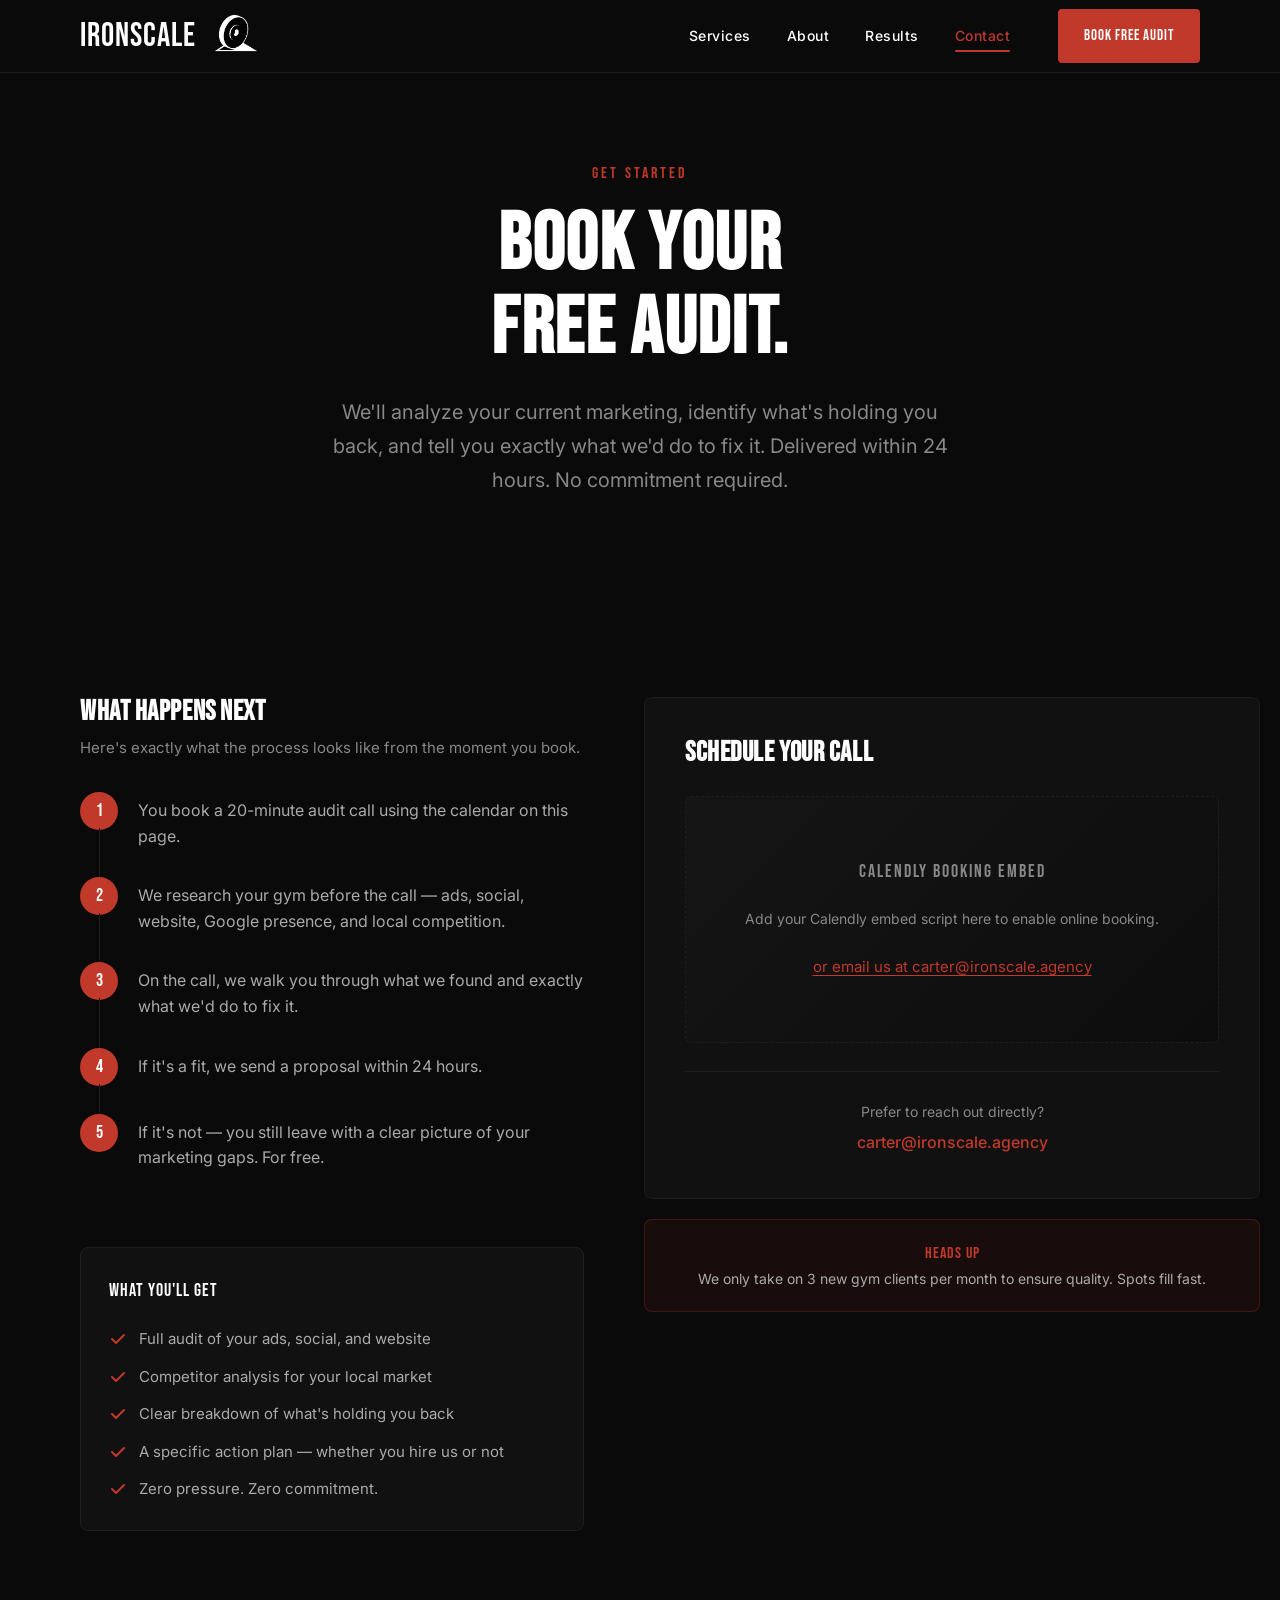
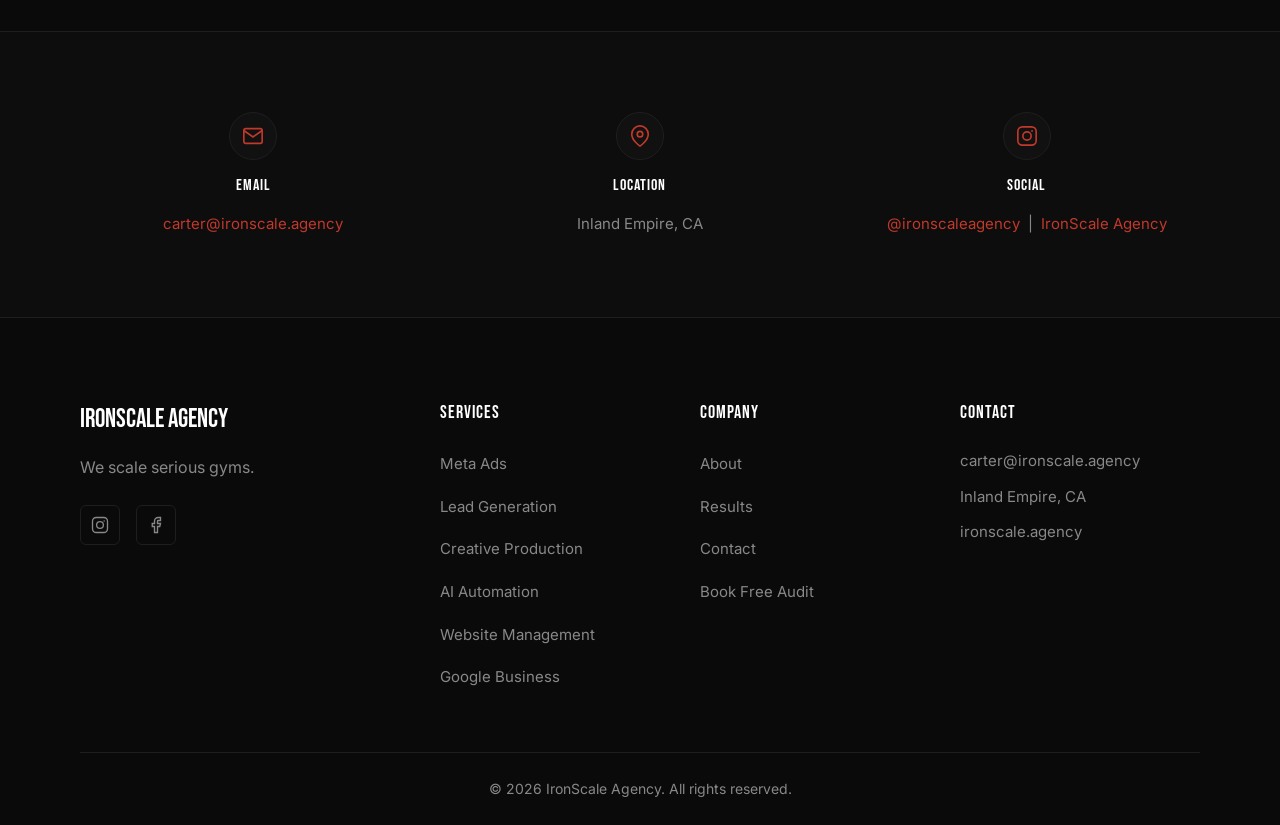
<file: contact.html>
<!DOCTYPE html>
<html lang="en">
<head>
  <meta charset="UTF-8" />
  <meta name="viewport" content="width=device-width, initial-scale=1.0" />
  <title>IronScale Agency | Book Your Free Audit</title>
  <meta name="description" content="IronScale Agency — Gym marketing agency for powerlifting and bodybuilding gyms in the Inland Empire. Meta ads, lead generation, AI automation, and creative production." />
  <link rel="stylesheet" href="styles.css" />
</head>
<body>

  <!-- ============ NAVBAR ============ -->
  <header class="navbar" role="banner">
    <div class="navbar__inner">
      <a href="index.html" class="navbar__logo">IRONSCALE<span class="navbar__logo-icon"><img src="assets/images/IronScale_Logo_transparent.png" alt="" class="navbar__logo-img navbar__logo-img--white" aria-hidden="true"><img src="assets/images/IronScale_Logo_Red_transparent.png" alt="" class="navbar__logo-img navbar__logo-img--red" aria-hidden="true"></span></a>
      <nav class="navbar__links" aria-label="Primary navigation">
        <a href="services.html" class="navbar__link">Services</a>
        <a href="about.html" class="navbar__link">About</a>
        <a href="results.html" class="navbar__link">Results</a>
        <a href="contact.html" class="navbar__link active">Contact</a>
        <a href="contact.html" class="btn btn--primary navbar__cta">Book Free Audit</a>
      </nav>
      <button class="navbar__hamburger" aria-label="Open menu" aria-expanded="false">
        <span></span><span></span><span></span>
      </button>
    </div>
  </header>

  <!-- Mobile Menu -->
  <div class="mobile-menu" role="dialog" aria-label="Mobile navigation">
    <button class="mobile-menu__close" aria-label="Close menu">&times;</button>
    <a href="services.html" class="mobile-menu__link">Services</a>
    <a href="about.html" class="mobile-menu__link">About</a>
    <a href="results.html" class="mobile-menu__link">Results</a>
    <a href="contact.html" class="mobile-menu__link active">Contact</a>
    <a href="contact.html" class="btn btn--primary mobile-menu__cta">Book Free Audit</a>
  </div>

  <main>

    <!-- ============ HERO ============ -->
    <section class="page-hero" aria-labelledby="contact-hero-heading">
      <div class="container">
        <span class="eyebrow">Get Started</span>
        <h1 id="contact-hero-heading">BOOK YOUR<br>FREE AUDIT.</h1>
        <p>We'll analyze your current marketing, identify what's holding you back, and tell you exactly what we'd do to fix it. Delivered within 24 hours. No commitment required.</p>
      </div>
    </section>

    <!-- ============ CONTACT MAIN SECTION ============ -->
    <section class="section" aria-labelledby="contact-main-heading">
      <div class="container">
        <div class="contact__grid">

          <!-- Left: What Happens Next -->
          <div class="fade-in">
            <h3 id="contact-main-heading" style="color:var(--white);font-size:28px;margin-bottom:8px;">What Happens Next</h3>
            <p style="font-size:15px;margin-bottom:32px;">Here's exactly what the process looks like from the moment you book.</p>

            <div class="contact__steps">
              <div class="contact__step">
                <div class="contact__step-num">1</div>
                <p class="contact__step-text">You book a 20-minute audit call using the calendar on this page.</p>
              </div>
              <div class="contact__step">
                <div class="contact__step-num">2</div>
                <p class="contact__step-text">We research your gym before the call — ads, social, website, Google presence, and local competition.</p>
              </div>
              <div class="contact__step">
                <div class="contact__step-num">3</div>
                <p class="contact__step-text">On the call, we walk you through what we found and exactly what we'd do to fix it.</p>
              </div>
              <div class="contact__step">
                <div class="contact__step-num">4</div>
                <p class="contact__step-text">If it's a fit, we send a proposal within 24 hours.</p>
              </div>
              <div class="contact__step">
                <div class="contact__step-num">5</div>
                <p class="contact__step-text">If it's not — you still leave with a clear picture of your marketing gaps. For free.</p>
              </div>
            </div>

            <!-- Trust signals -->
            <div style="margin-top:48px;padding:28px;background:var(--surface);border:1px solid var(--border);border-radius:var(--radius);">
              <p style="font-family:var(--font-heading);font-size:18px;color:var(--white);letter-spacing:1px;margin-bottom:20px;">WHAT YOU'LL GET</p>
              <div style="display:flex;flex-direction:column;gap:12px;">
                <div style="display:flex;align-items:center;gap:12px;">
                  <svg width="18" height="18" viewBox="0 0 18 18" fill="none" aria-hidden="true"><path d="M3 9L7 13L15 5" stroke="#C0392B" stroke-width="2" stroke-linecap="round" stroke-linejoin="round"/></svg>
                  <p style="font-size:15px;color:var(--gray-light);">Full audit of your ads, social, and website</p>
                </div>
                <div style="display:flex;align-items:center;gap:12px;">
                  <svg width="18" height="18" viewBox="0 0 18 18" fill="none" aria-hidden="true"><path d="M3 9L7 13L15 5" stroke="#C0392B" stroke-width="2" stroke-linecap="round" stroke-linejoin="round"/></svg>
                  <p style="font-size:15px;color:var(--gray-light);">Competitor analysis for your local market</p>
                </div>
                <div style="display:flex;align-items:center;gap:12px;">
                  <svg width="18" height="18" viewBox="0 0 18 18" fill="none" aria-hidden="true"><path d="M3 9L7 13L15 5" stroke="#C0392B" stroke-width="2" stroke-linecap="round" stroke-linejoin="round"/></svg>
                  <p style="font-size:15px;color:var(--gray-light);">Clear breakdown of what's holding you back</p>
                </div>
                <div style="display:flex;align-items:center;gap:12px;">
                  <svg width="18" height="18" viewBox="0 0 18 18" fill="none" aria-hidden="true"><path d="M3 9L7 13L15 5" stroke="#C0392B" stroke-width="2" stroke-linecap="round" stroke-linejoin="round"/></svg>
                  <p style="font-size:15px;color:var(--gray-light);">A specific action plan — whether you hire us or not</p>
                </div>
                <div style="display:flex;align-items:center;gap:12px;">
                  <svg width="18" height="18" viewBox="0 0 18 18" fill="none" aria-hidden="true"><path d="M3 9L7 13L15 5" stroke="#C0392B" stroke-width="2" stroke-linecap="round" stroke-linejoin="round"/></svg>
                  <p style="font-size:15px;color:var(--gray-light);">Zero pressure. Zero commitment.</p>
                </div>
              </div>
            </div>
          </div>

          <!-- Right: Booking Card -->
          <div class="fade-in">
            <div class="contact-card">
              <h3>Schedule Your Call</h3>

              <!-- Replace this div with your Calendly embed script -->
              <div class="calendly-placeholder">
                <span class="calendly-placeholder__label">CALENDLY BOOKING EMBED</span>
                <p style="font-size:14px;color:var(--gray);margin-bottom:20px;">Add your Calendly embed script here to enable online booking.</p>
                <a href="mailto:carter@ironscale.agency" class="calendly-placeholder__link">or email us at carter@ironscale.agency</a>
              </div>

              <div style="margin-top:28px;padding-top:28px;border-top:1px solid var(--border);text-align:center;">
                <p style="font-size:14px;color:var(--gray);margin-bottom:4px;">Prefer to reach out directly?</p>
                <a href="mailto:carter@ironscale.agency" style="color:var(--accent);font-size:16px;font-weight:500;transition:color 0.3s;">carter@ironscale.agency</a>
              </div>
            </div>

            <!-- Urgency note -->
            <div style="margin-top:20px;padding:20px 24px;background:rgba(192,57,43,0.08);border:1px solid rgba(192,57,43,0.25);border-radius:var(--radius);text-align:center;">
              <p style="font-size:14px;color:var(--gray-light);">
                <span style="color:var(--accent);font-family:var(--font-heading);font-size:16px;letter-spacing:1px;">HEADS UP</span><br>
                We only take on 3 new gym clients per month to ensure quality. Spots fill fast.
              </p>
            </div>
          </div>

        </div>
      </div>
    </section>

    <!-- ============ CONTACT INFO ============ -->
    <div class="contact-info">
      <div class="container">
        <div class="contact-info__grid">
          <div class="contact-info__item fade-in">
            <div class="contact-info__icon">
              <svg viewBox="0 0 24 24" fill="none" stroke="currentColor" stroke-width="1.8" aria-hidden="true">
                <path d="M4 4h16c1.1 0 2 .9 2 2v12c0 1.1-.9 2-2 2H4c-1.1 0-2-.9-2-2V6c0-1.1.9-2 2-2z"/>
                <polyline points="22,6 12,13 2,6"/>
              </svg>
            </div>
            <span class="contact-info__label">Email</span>
            <p class="contact-info__value"><a href="mailto:carter@ironscale.agency">carter@ironscale.agency</a></p>
          </div>
          <div class="contact-info__item fade-in">
            <div class="contact-info__icon">
              <svg viewBox="0 0 24 24" fill="none" stroke="currentColor" stroke-width="1.8" aria-hidden="true">
                <path d="M21 10c0 7-9 13-9 13s-9-6-9-13a9 9 0 0 1 18 0z"/>
                <circle cx="12" cy="10" r="3"/>
              </svg>
            </div>
            <span class="contact-info__label">Location</span>
            <p class="contact-info__value">Inland Empire, CA</p>
          </div>
          <div class="contact-info__item fade-in">
            <div class="contact-info__icon">
              <svg viewBox="0 0 24 24" fill="none" stroke="currentColor" stroke-width="1.8" aria-hidden="true">
                <rect x="2" y="2" width="20" height="20" rx="5" ry="5"/>
                <circle cx="12" cy="12" r="4.5"/>
                <circle cx="17.5" cy="6.5" r="1" fill="currentColor" stroke="none"/>
              </svg>
            </div>
            <span class="contact-info__label">Social</span>
            <p class="contact-info__value">
              <a href="#">@ironscaleagency</a> &nbsp;|&nbsp; <a href="#">IronScale Agency</a>
            </p>
          </div>
        </div>
      </div>
    </div>

  </main>

  <!-- ============ FOOTER ============ -->
  <footer class="footer" role="contentinfo">
    <div class="container">
      <div class="footer__grid">
        <div>
          <span class="footer__brand-name">IRONSCALE AGENCY</span>
          <p class="footer__tagline">We scale serious gyms.</p>
          <div class="footer__social">
            <a href="#" class="footer__social-link" aria-label="Instagram">
              <svg viewBox="0 0 24 24" fill="none" stroke="currentColor" stroke-width="1.8" aria-hidden="true">
                <rect x="2" y="2" width="20" height="20" rx="5" ry="5"/>
                <circle cx="12" cy="12" r="4.5"/>
                <circle cx="17.5" cy="6.5" r="1" fill="currentColor" stroke="none"/>
              </svg>
            </a>
            <a href="#" class="footer__social-link" aria-label="Facebook">
              <svg viewBox="0 0 24 24" fill="none" stroke="currentColor" stroke-width="1.8" aria-hidden="true">
                <path d="M18 2h-3a5 5 0 0 0-5 5v3H7v4h3v8h4v-8h3l1-4h-4V7a1 1 0 0 1 1-1h3z"/>
              </svg>
            </a>
          </div>
        </div>
        <div>
          <p class="footer__col-title">Services</p>
          <ul class="footer__links">
            <li><a href="services.html" class="footer__link">Meta Ads</a></li>
            <li><a href="services.html" class="footer__link">Lead Generation</a></li>
            <li><a href="services.html" class="footer__link">Creative Production</a></li>
            <li><a href="services.html" class="footer__link">AI Automation</a></li>
            <li><a href="services.html" class="footer__link">Website Management</a></li>
            <li><a href="services.html" class="footer__link">Google Business</a></li>
          </ul>
        </div>
        <div>
          <p class="footer__col-title">Company</p>
          <ul class="footer__links">
            <li><a href="about.html" class="footer__link">About</a></li>
            <li><a href="results.html" class="footer__link">Results</a></li>
            <li><a href="contact.html" class="footer__link">Contact</a></li>
            <li><a href="contact.html" class="footer__link">Book Free Audit</a></li>
          </ul>
        </div>
        <div>
          <p class="footer__col-title">Contact</p>
          <p class="footer__contact-item"><a href="mailto:carter@ironscale.agency">carter@ironscale.agency</a></p>
          <p class="footer__contact-item">Inland Empire, CA</p>
          <p class="footer__contact-item"><a href="#">ironscale.agency</a></p>
        </div>
      </div>
      <div class="footer__bottom">
        <p class="footer__copyright">&copy; 2026 IronScale Agency. All rights reserved.</p>
      </div>
    </div>
  </footer>

  <script src="script.js"></script>
</body>
</html>
</file>
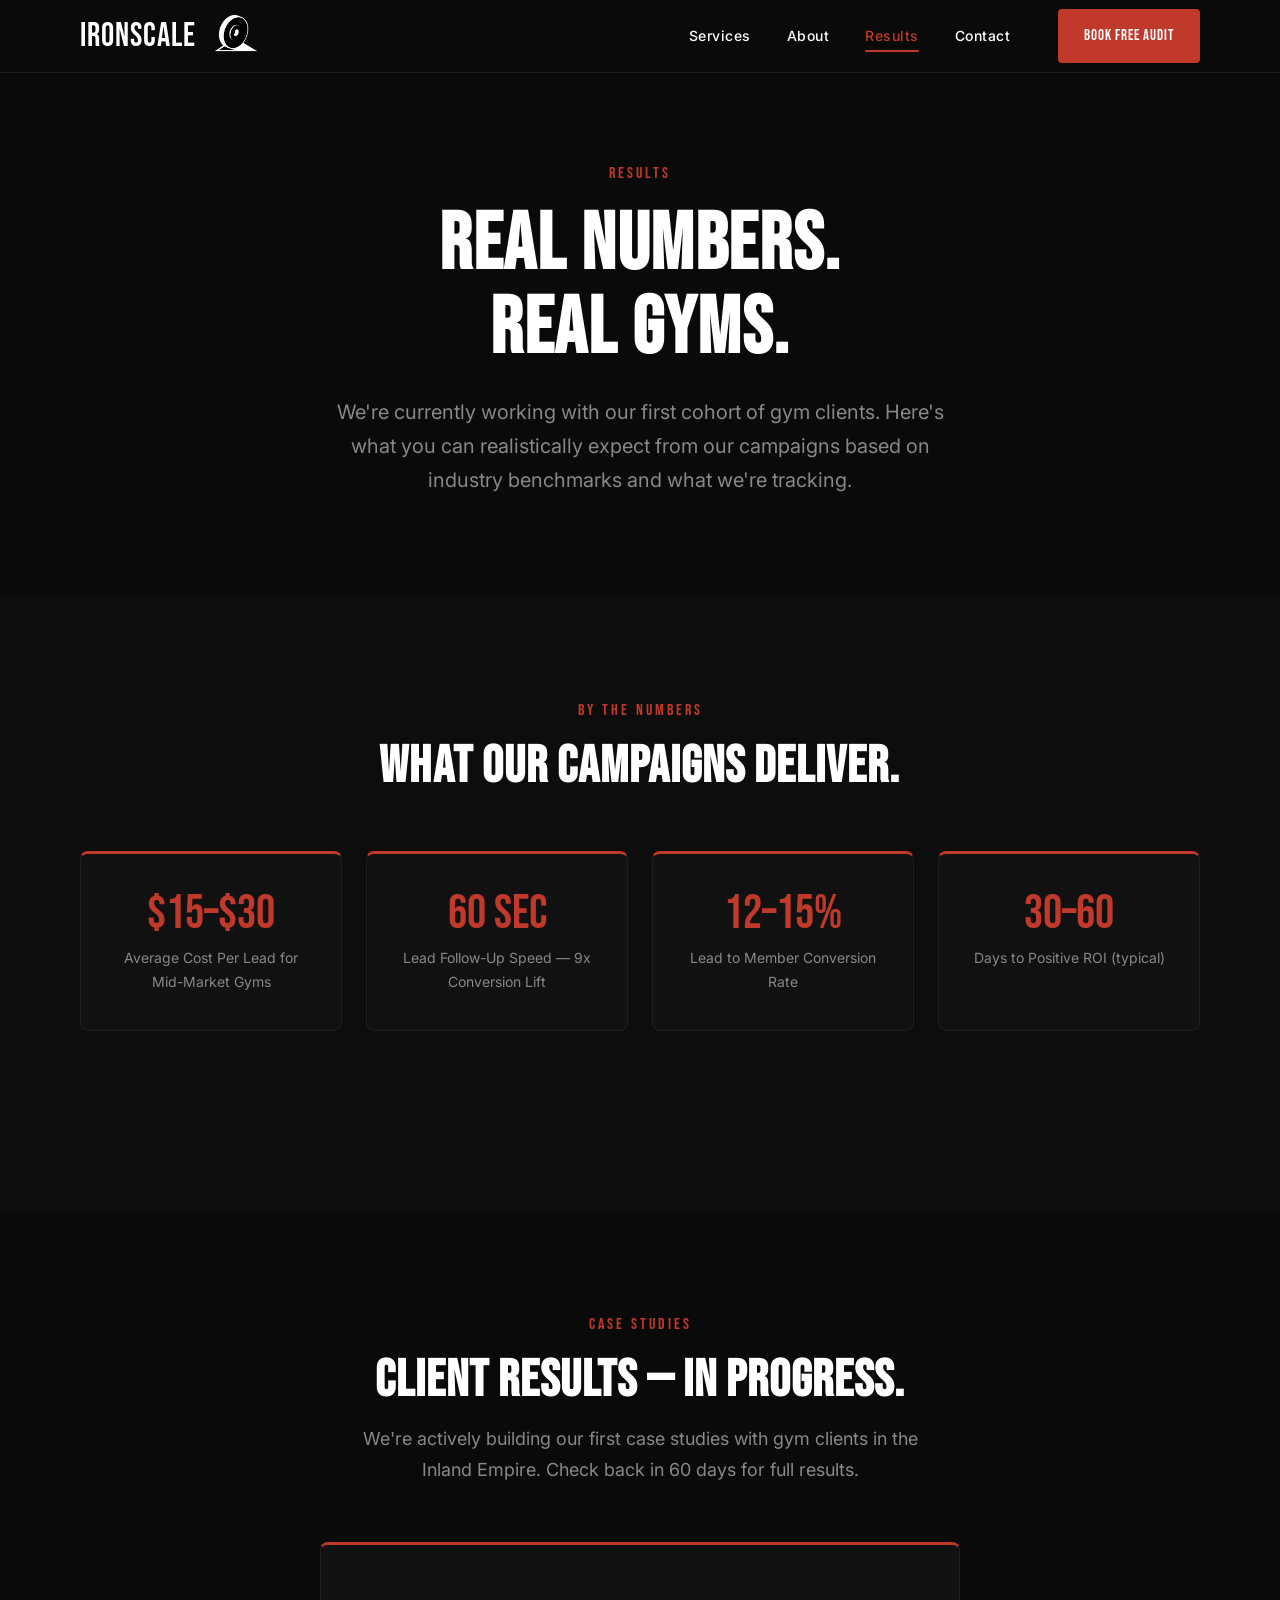
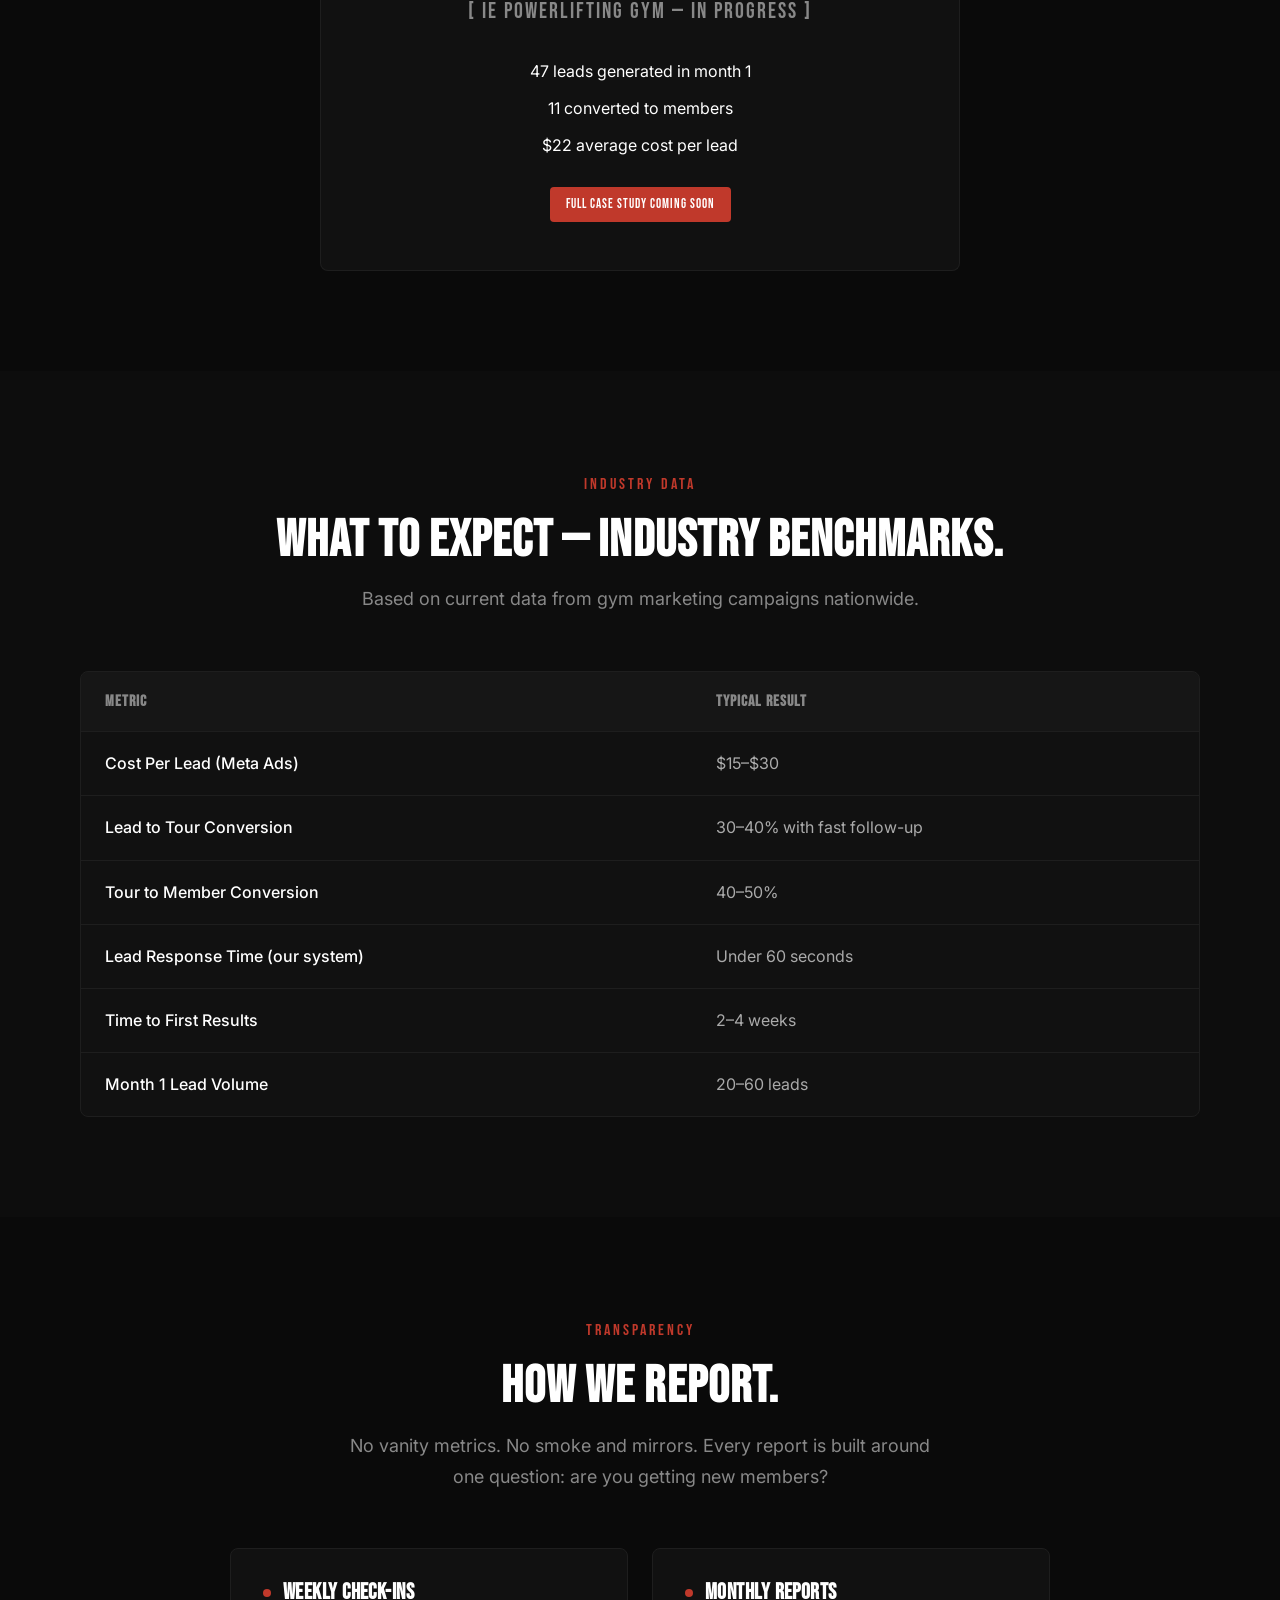
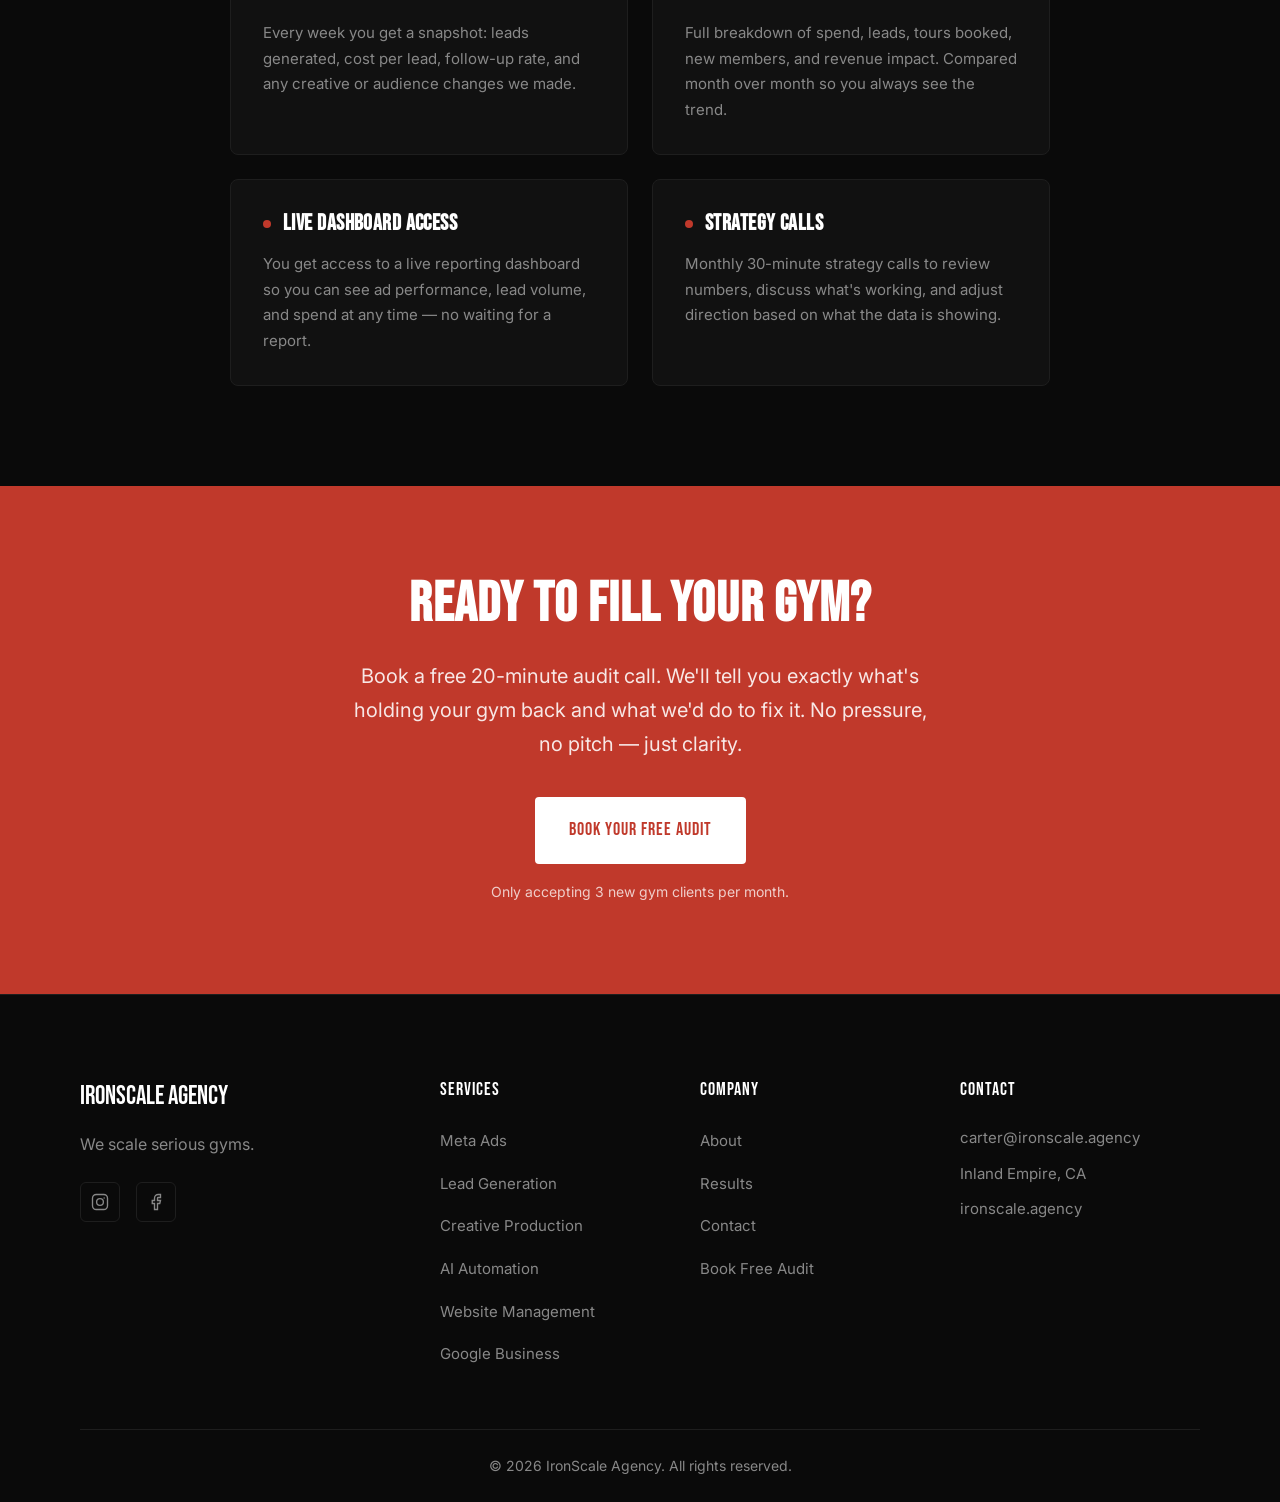
<file: results.html>
<!DOCTYPE html>
<html lang="en">
<head>
  <meta charset="UTF-8" />
  <meta name="viewport" content="width=device-width, initial-scale=1.0" />
  <title>IronScale Agency | Results & Case Studies</title>
  <meta name="description" content="IronScale Agency — Gym marketing agency for powerlifting and bodybuilding gyms in the Inland Empire. Meta ads, lead generation, AI automation, and creative production." />
  <link rel="stylesheet" href="styles.css" />
</head>
<body>

  <!-- ============ NAVBAR ============ -->
  <header class="navbar" role="banner">
    <div class="navbar__inner">
      <a href="index.html" class="navbar__logo">IRONSCALE<span class="navbar__logo-icon"><img src="assets/images/IronScale_Logo_transparent.png" alt="" class="navbar__logo-img navbar__logo-img--white" aria-hidden="true"><img src="assets/images/IronScale_Logo_Red_transparent.png" alt="" class="navbar__logo-img navbar__logo-img--red" aria-hidden="true"></span></a>
      <nav class="navbar__links" aria-label="Primary navigation">
        <a href="services.html" class="navbar__link">Services</a>
        <a href="about.html" class="navbar__link">About</a>
        <a href="results.html" class="navbar__link active">Results</a>
        <a href="contact.html" class="navbar__link">Contact</a>
        <a href="contact.html" class="btn btn--primary navbar__cta">Book Free Audit</a>
      </nav>
      <button class="navbar__hamburger" aria-label="Open menu" aria-expanded="false">
        <span></span><span></span><span></span>
      </button>
    </div>
  </header>

  <!-- Mobile Menu -->
  <div class="mobile-menu" role="dialog" aria-label="Mobile navigation">
    <button class="mobile-menu__close" aria-label="Close menu">&times;</button>
    <a href="services.html" class="mobile-menu__link">Services</a>
    <a href="about.html" class="mobile-menu__link">About</a>
    <a href="results.html" class="mobile-menu__link active">Results</a>
    <a href="contact.html" class="mobile-menu__link">Contact</a>
    <a href="contact.html" class="btn btn--primary mobile-menu__cta">Book Free Audit</a>
  </div>

  <main>

    <!-- ============ HERO ============ -->
    <section class="page-hero" aria-labelledby="results-hero-heading">
      <div class="container">
        <span class="eyebrow">Results</span>
        <h1 id="results-hero-heading">REAL NUMBERS.<br>REAL GYMS.</h1>
        <p>We're currently working with our first cohort of gym clients. Here's what you can realistically expect from our campaigns based on industry benchmarks and what we're tracking.</p>
      </div>
    </section>

    <!-- ============ STATS SECTION ============ -->
    <section class="section section--alt" aria-labelledby="stats-heading">
      <div class="container">
        <div class="fade-in" style="text-align:center;margin-bottom:56px;">
          <span class="eyebrow">By the Numbers</span>
          <h2 id="stats-heading">What Our Campaigns Deliver.</h2>
        </div>
        <div class="result-stats">
          <div class="result-stat-card fade-in">
            <span class="result-stat-card__number">$15–$30</span>
            <p class="result-stat-card__label">Average Cost Per Lead for Mid-Market Gyms</p>
          </div>
          <div class="result-stat-card fade-in">
            <span class="result-stat-card__number">60 SEC</span>
            <p class="result-stat-card__label">Lead Follow-Up Speed — 9x Conversion Lift</p>
          </div>
          <div class="result-stat-card fade-in">
            <span class="result-stat-card__number">12–15%</span>
            <p class="result-stat-card__label">Lead to Member Conversion Rate</p>
          </div>
          <div class="result-stat-card fade-in">
            <span class="result-stat-card__number">30–60</span>
            <p class="result-stat-card__label">Days to Positive ROI (typical)</p>
          </div>
        </div>
      </div>
    </section>

    <!-- ============ CASE STUDY PLACEHOLDER ============ -->
    <section class="section" aria-labelledby="case-studies-heading">
      <div class="container">
        <div class="fade-in" style="text-align:center;margin-bottom:56px;">
          <span class="eyebrow">Case Studies</span>
          <h2 id="case-studies-heading">Client Results — In Progress.</h2>
          <p class="max-600" style="margin-top:16px;">We're actively building our first case studies with gym clients in the Inland Empire. Check back in 60 days for full results.</p>
        </div>

        <div class="case-study-placeholder fade-in">
          <span class="case-study-placeholder__label">[ IE POWERLIFTING GYM — IN PROGRESS ]</span>
          <div class="case-study-placeholder__stats">
            <p class="case-study-placeholder__stat">47 leads generated in month 1</p>
            <p class="case-study-placeholder__stat">11 converted to members</p>
            <p class="case-study-placeholder__stat">$22 average cost per lead</p>
          </div>
          <span class="badge">Full case study coming soon</span>
        </div>
      </div>
    </section>

    <!-- ============ BENCHMARK TABLE ============ -->
    <section class="section section--alt" aria-labelledby="benchmark-heading">
      <div class="container">
        <div class="fade-in" style="text-align:center;margin-bottom:56px;">
          <span class="eyebrow">Industry Data</span>
          <h2 id="benchmark-heading">What to Expect — Industry Benchmarks.</h2>
          <p class="max-600" style="margin-top:16px;">Based on current data from gym marketing campaigns nationwide.</p>
        </div>

        <div class="table-wrapper fade-in">
          <table class="benchmark-table">
            <thead>
              <tr>
                <th scope="col">Metric</th>
                <th scope="col">Typical Result</th>
              </tr>
            </thead>
            <tbody>
              <tr>
                <td>Cost Per Lead (Meta Ads)</td>
                <td>$15–$30</td>
              </tr>
              <tr>
                <td>Lead to Tour Conversion</td>
                <td>30–40% with fast follow-up</td>
              </tr>
              <tr>
                <td>Tour to Member Conversion</td>
                <td>40–50%</td>
              </tr>
              <tr>
                <td>Lead Response Time (our system)</td>
                <td>Under 60 seconds</td>
              </tr>
              <tr>
                <td>Time to First Results</td>
                <td>2–4 weeks</td>
              </tr>
              <tr>
                <td>Month 1 Lead Volume</td>
                <td>20–60 leads</td>
              </tr>
            </tbody>
          </table>
        </div>
      </div>
    </section>

    <!-- ============ HOW WE MEASURE SUCCESS ============ -->
    <section class="section" aria-labelledby="measure-heading">
      <div class="container" style="max-width:900px;">
        <div class="fade-in" style="text-align:center;margin-bottom:56px;">
          <span class="eyebrow">Transparency</span>
          <h2 id="measure-heading">How We Report.</h2>
          <p class="max-600" style="margin-top:16px;">No vanity metrics. No smoke and mirrors. Every report is built around one question: are you getting new members?</p>
        </div>

        <div style="display:grid;grid-template-columns:repeat(2,1fr);gap:24px;">
          <div style="background:var(--surface);border:1px solid var(--border);border-radius:var(--radius);padding:32px;" class="fade-in">
            <div style="display:flex;align-items:center;gap:12px;margin-bottom:16px;">
              <div style="width:8px;height:8px;background:var(--accent);border-radius:50%;flex-shrink:0;"></div>
              <h3 style="color:var(--white);font-size:22px;">Weekly Check-Ins</h3>
            </div>
            <p style="font-size:15px;">Every week you get a snapshot: leads generated, cost per lead, follow-up rate, and any creative or audience changes we made.</p>
          </div>
          <div style="background:var(--surface);border:1px solid var(--border);border-radius:var(--radius);padding:32px;" class="fade-in">
            <div style="display:flex;align-items:center;gap:12px;margin-bottom:16px;">
              <div style="width:8px;height:8px;background:var(--accent);border-radius:50%;flex-shrink:0;"></div>
              <h3 style="color:var(--white);font-size:22px;">Monthly Reports</h3>
            </div>
            <p style="font-size:15px;">Full breakdown of spend, leads, tours booked, new members, and revenue impact. Compared month over month so you always see the trend.</p>
          </div>
          <div style="background:var(--surface);border:1px solid var(--border);border-radius:var(--radius);padding:32px;" class="fade-in">
            <div style="display:flex;align-items:center;gap:12px;margin-bottom:16px;">
              <div style="width:8px;height:8px;background:var(--accent);border-radius:50%;flex-shrink:0;"></div>
              <h3 style="color:var(--white);font-size:22px;">Live Dashboard Access</h3>
            </div>
            <p style="font-size:15px;">You get access to a live reporting dashboard so you can see ad performance, lead volume, and spend at any time — no waiting for a report.</p>
          </div>
          <div style="background:var(--surface);border:1px solid var(--border);border-radius:var(--radius);padding:32px;" class="fade-in">
            <div style="display:flex;align-items:center;gap:12px;margin-bottom:16px;">
              <div style="width:8px;height:8px;background:var(--accent);border-radius:50%;flex-shrink:0;"></div>
              <h3 style="color:var(--white);font-size:22px;">Strategy Calls</h3>
            </div>
            <p style="font-size:15px;">Monthly 30-minute strategy calls to review numbers, discuss what's working, and adjust direction based on what the data is showing.</p>
          </div>
        </div>
      </div>
    </section>

    <!-- ============ CTA BANNER ============ -->
    <section class="cta-banner" aria-labelledby="cta-heading">
      <div class="container">
        <h2 id="cta-heading">Ready to Fill Your Gym?</h2>
        <p>Book a free 20-minute audit call. We'll tell you exactly what's holding your gym back and what we'd do to fix it. No pressure, no pitch — just clarity.</p>
        <a href="contact.html" class="btn btn--dark">Book Your Free Audit</a>
        <span class="cta-banner__disclaimer">Only accepting 3 new gym clients per month.</span>
      </div>
    </section>

  </main>

  <!-- ============ FOOTER ============ -->
  <footer class="footer" role="contentinfo">
    <div class="container">
      <div class="footer__grid">
        <div>
          <span class="footer__brand-name">IRONSCALE AGENCY</span>
          <p class="footer__tagline">We scale serious gyms.</p>
          <div class="footer__social">
            <a href="#" class="footer__social-link" aria-label="Instagram">
              <svg viewBox="0 0 24 24" fill="none" stroke="currentColor" stroke-width="1.8" aria-hidden="true">
                <rect x="2" y="2" width="20" height="20" rx="5" ry="5"/>
                <circle cx="12" cy="12" r="4.5"/>
                <circle cx="17.5" cy="6.5" r="1" fill="currentColor" stroke="none"/>
              </svg>
            </a>
            <a href="#" class="footer__social-link" aria-label="Facebook">
              <svg viewBox="0 0 24 24" fill="none" stroke="currentColor" stroke-width="1.8" aria-hidden="true">
                <path d="M18 2h-3a5 5 0 0 0-5 5v3H7v4h3v8h4v-8h3l1-4h-4V7a1 1 0 0 1 1-1h3z"/>
              </svg>
            </a>
          </div>
        </div>
        <div>
          <p class="footer__col-title">Services</p>
          <ul class="footer__links">
            <li><a href="services.html" class="footer__link">Meta Ads</a></li>
            <li><a href="services.html" class="footer__link">Lead Generation</a></li>
            <li><a href="services.html" class="footer__link">Creative Production</a></li>
            <li><a href="services.html" class="footer__link">AI Automation</a></li>
            <li><a href="services.html" class="footer__link">Website Management</a></li>
            <li><a href="services.html" class="footer__link">Google Business</a></li>
          </ul>
        </div>
        <div>
          <p class="footer__col-title">Company</p>
          <ul class="footer__links">
            <li><a href="about.html" class="footer__link">About</a></li>
            <li><a href="results.html" class="footer__link">Results</a></li>
            <li><a href="contact.html" class="footer__link">Contact</a></li>
            <li><a href="contact.html" class="footer__link">Book Free Audit</a></li>
          </ul>
        </div>
        <div>
          <p class="footer__col-title">Contact</p>
          <p class="footer__contact-item"><a href="mailto:carter@ironscale.agency">carter@ironscale.agency</a></p>
          <p class="footer__contact-item">Inland Empire, CA</p>
          <p class="footer__contact-item"><a href="#">ironscale.agency</a></p>
        </div>
      </div>
      <div class="footer__bottom">
        <p class="footer__copyright">&copy; 2026 IronScale Agency. All rights reserved.</p>
      </div>
    </div>
  </footer>

  <script src="script.js"></script>
</body>
</html>
</file>
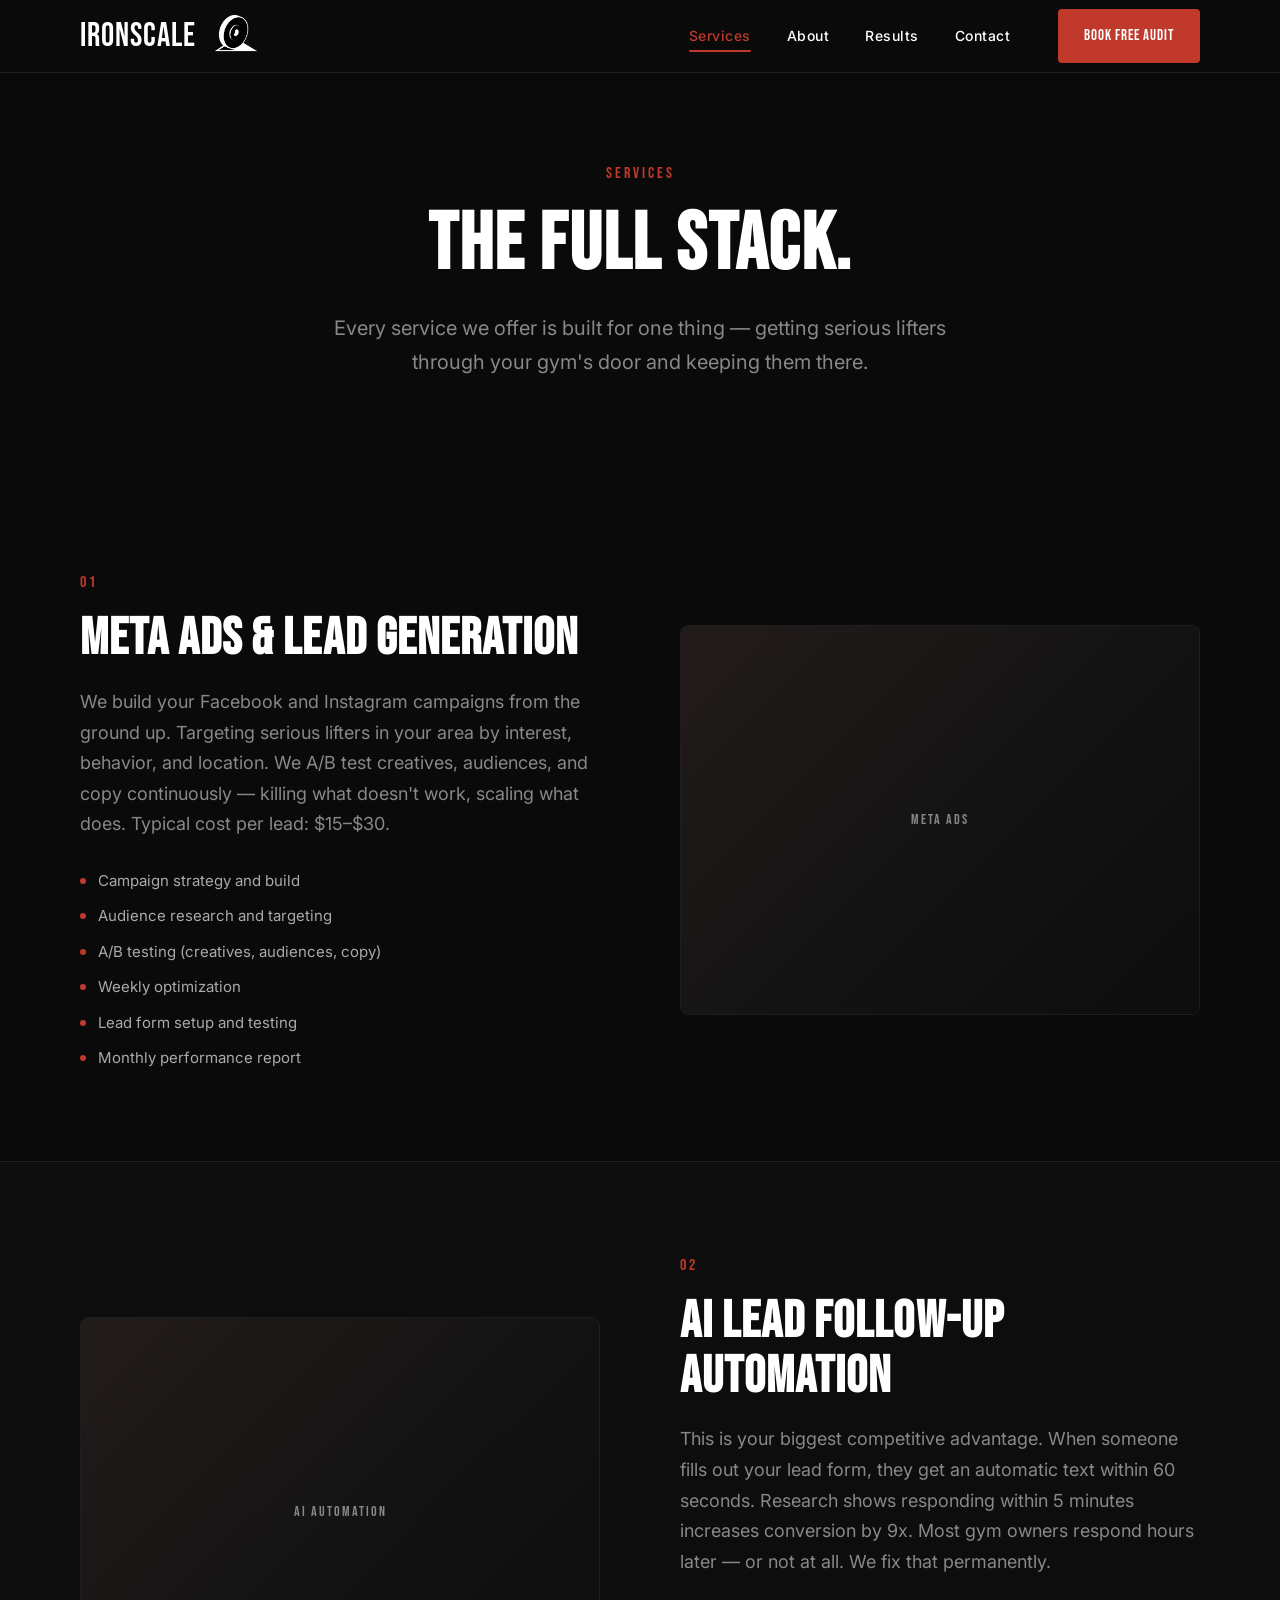
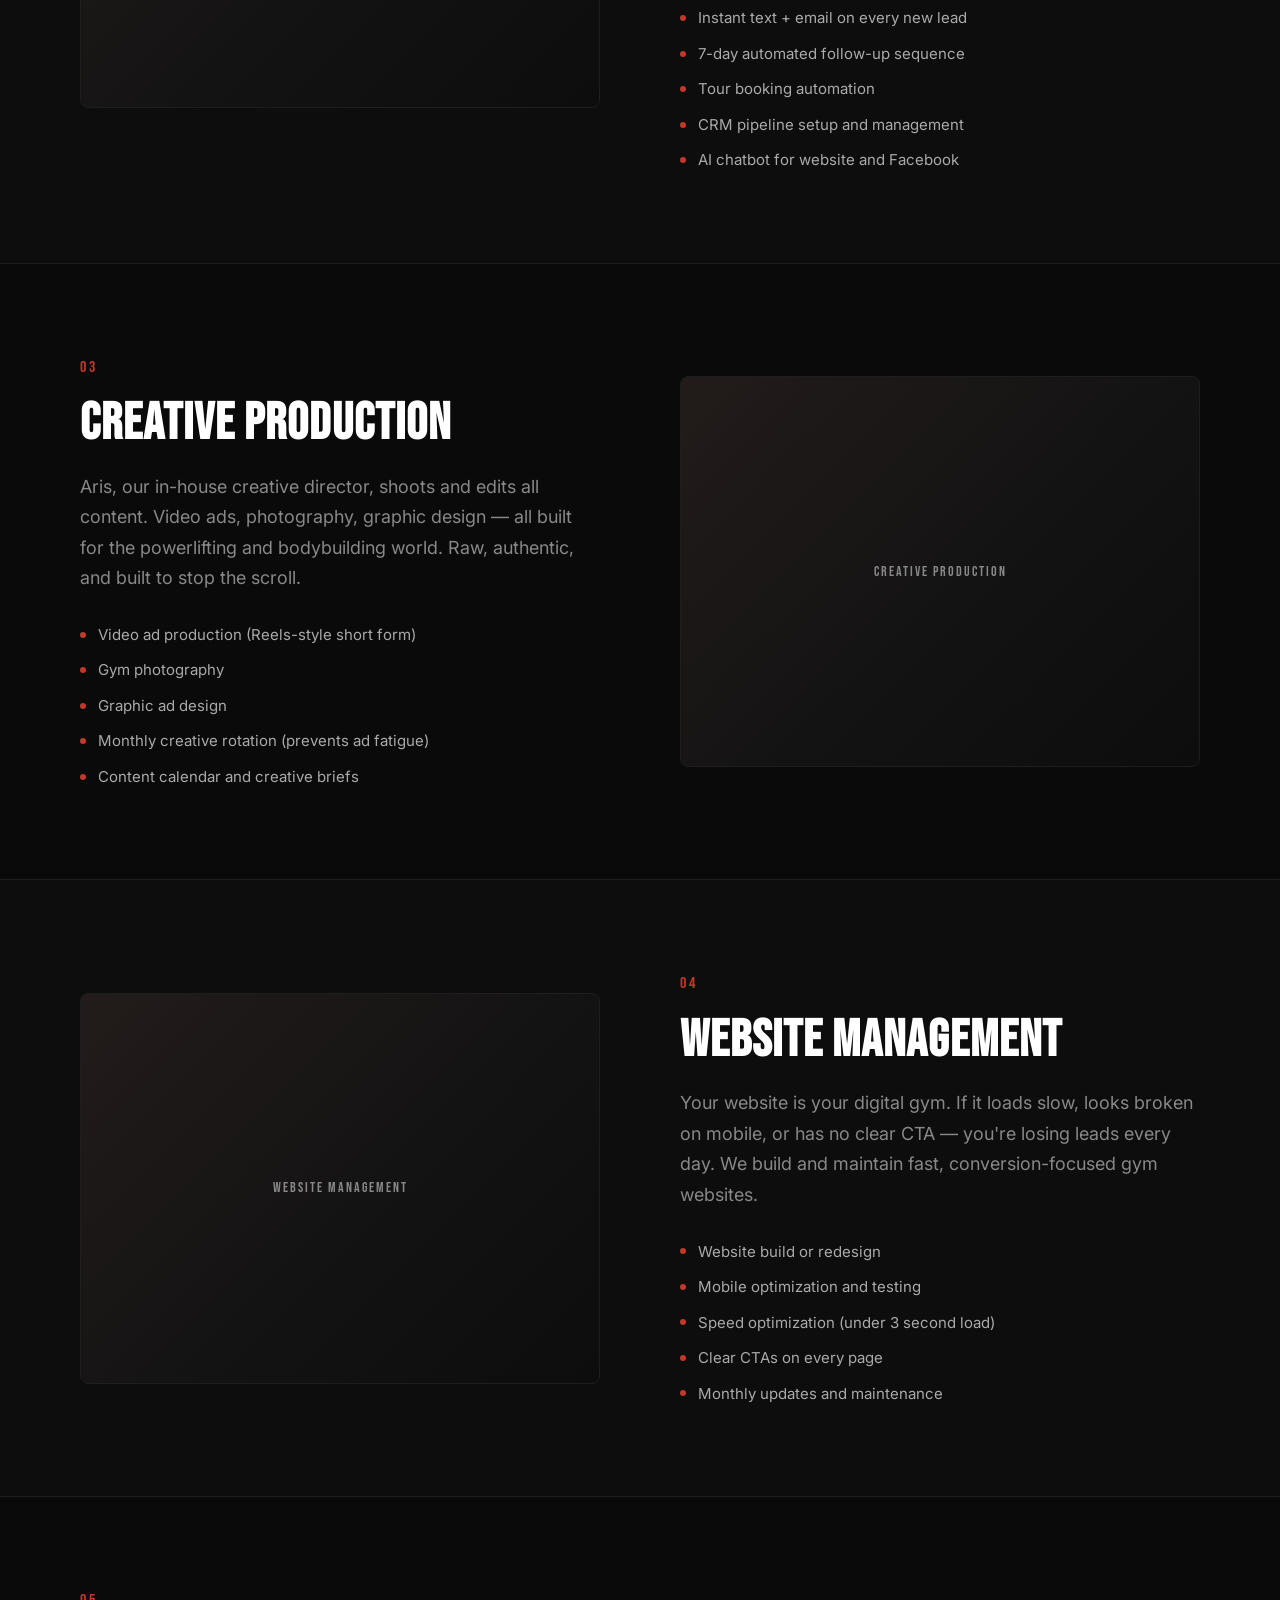
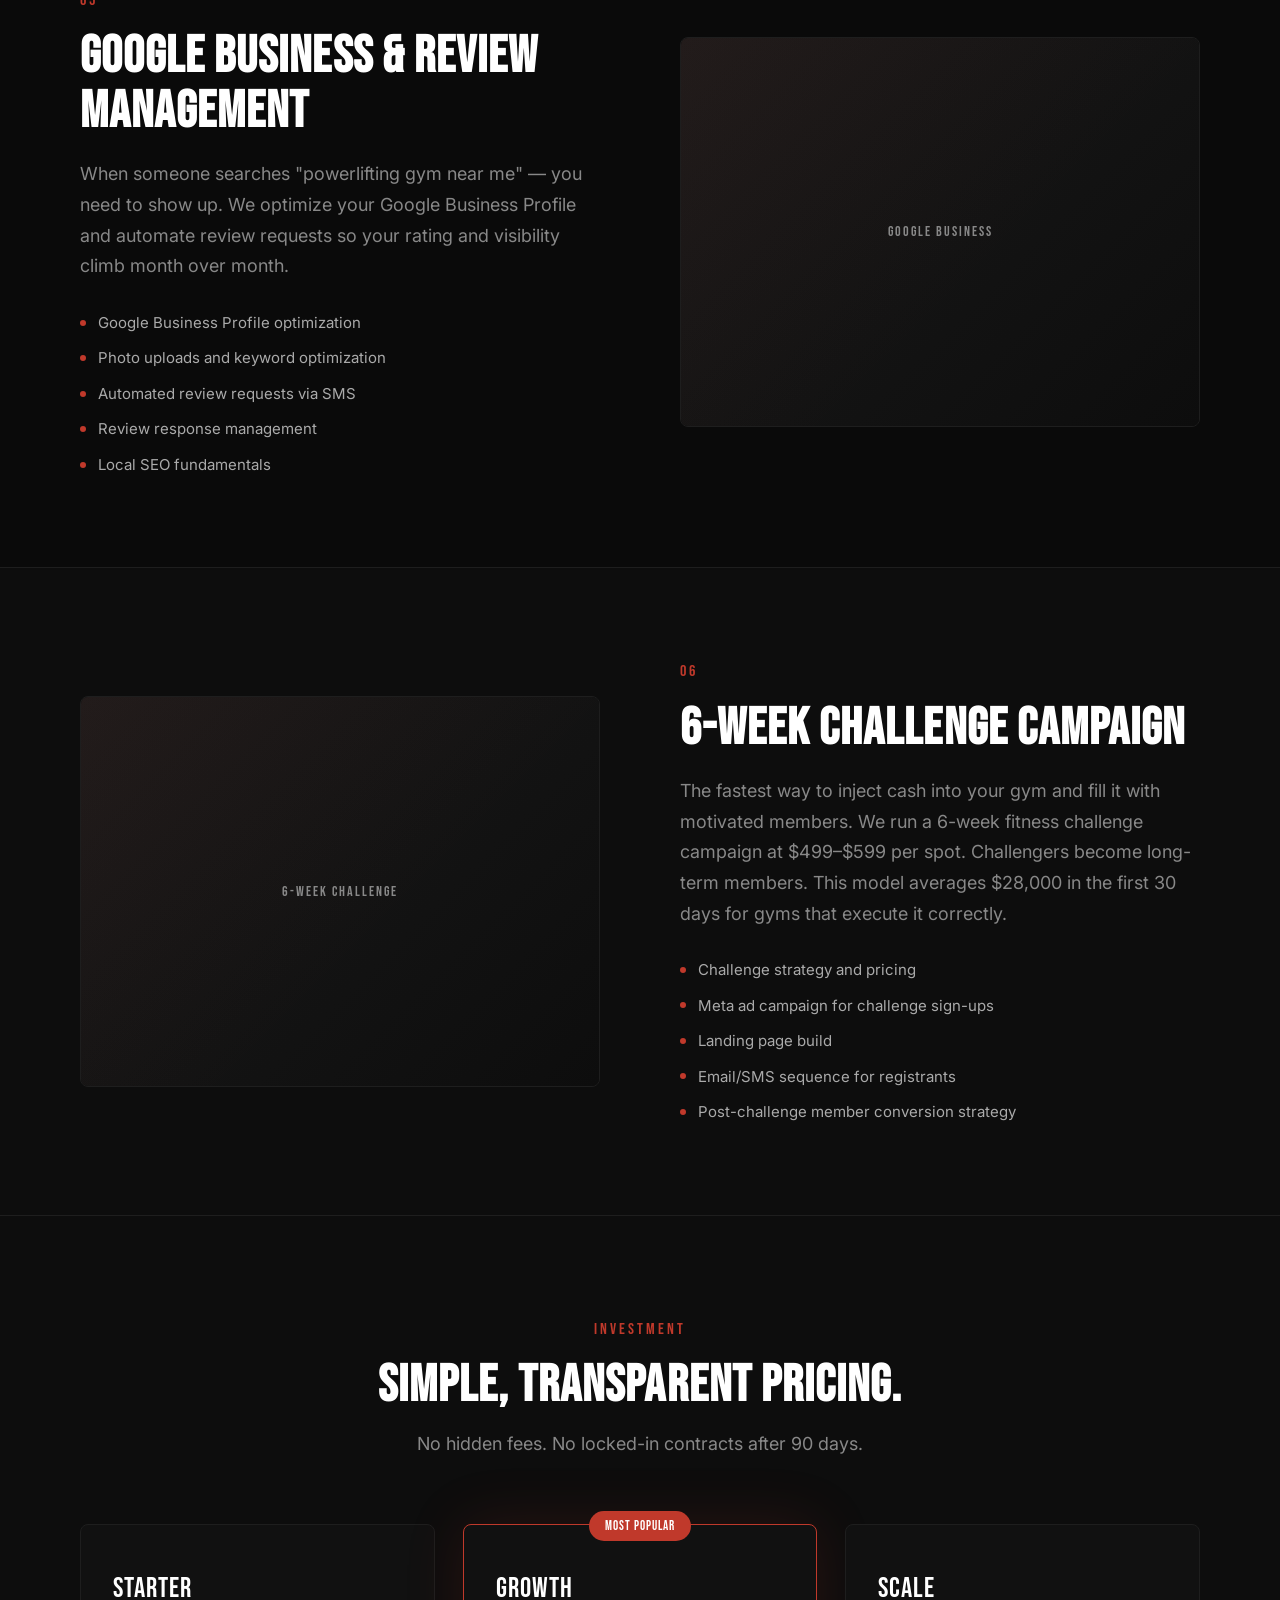
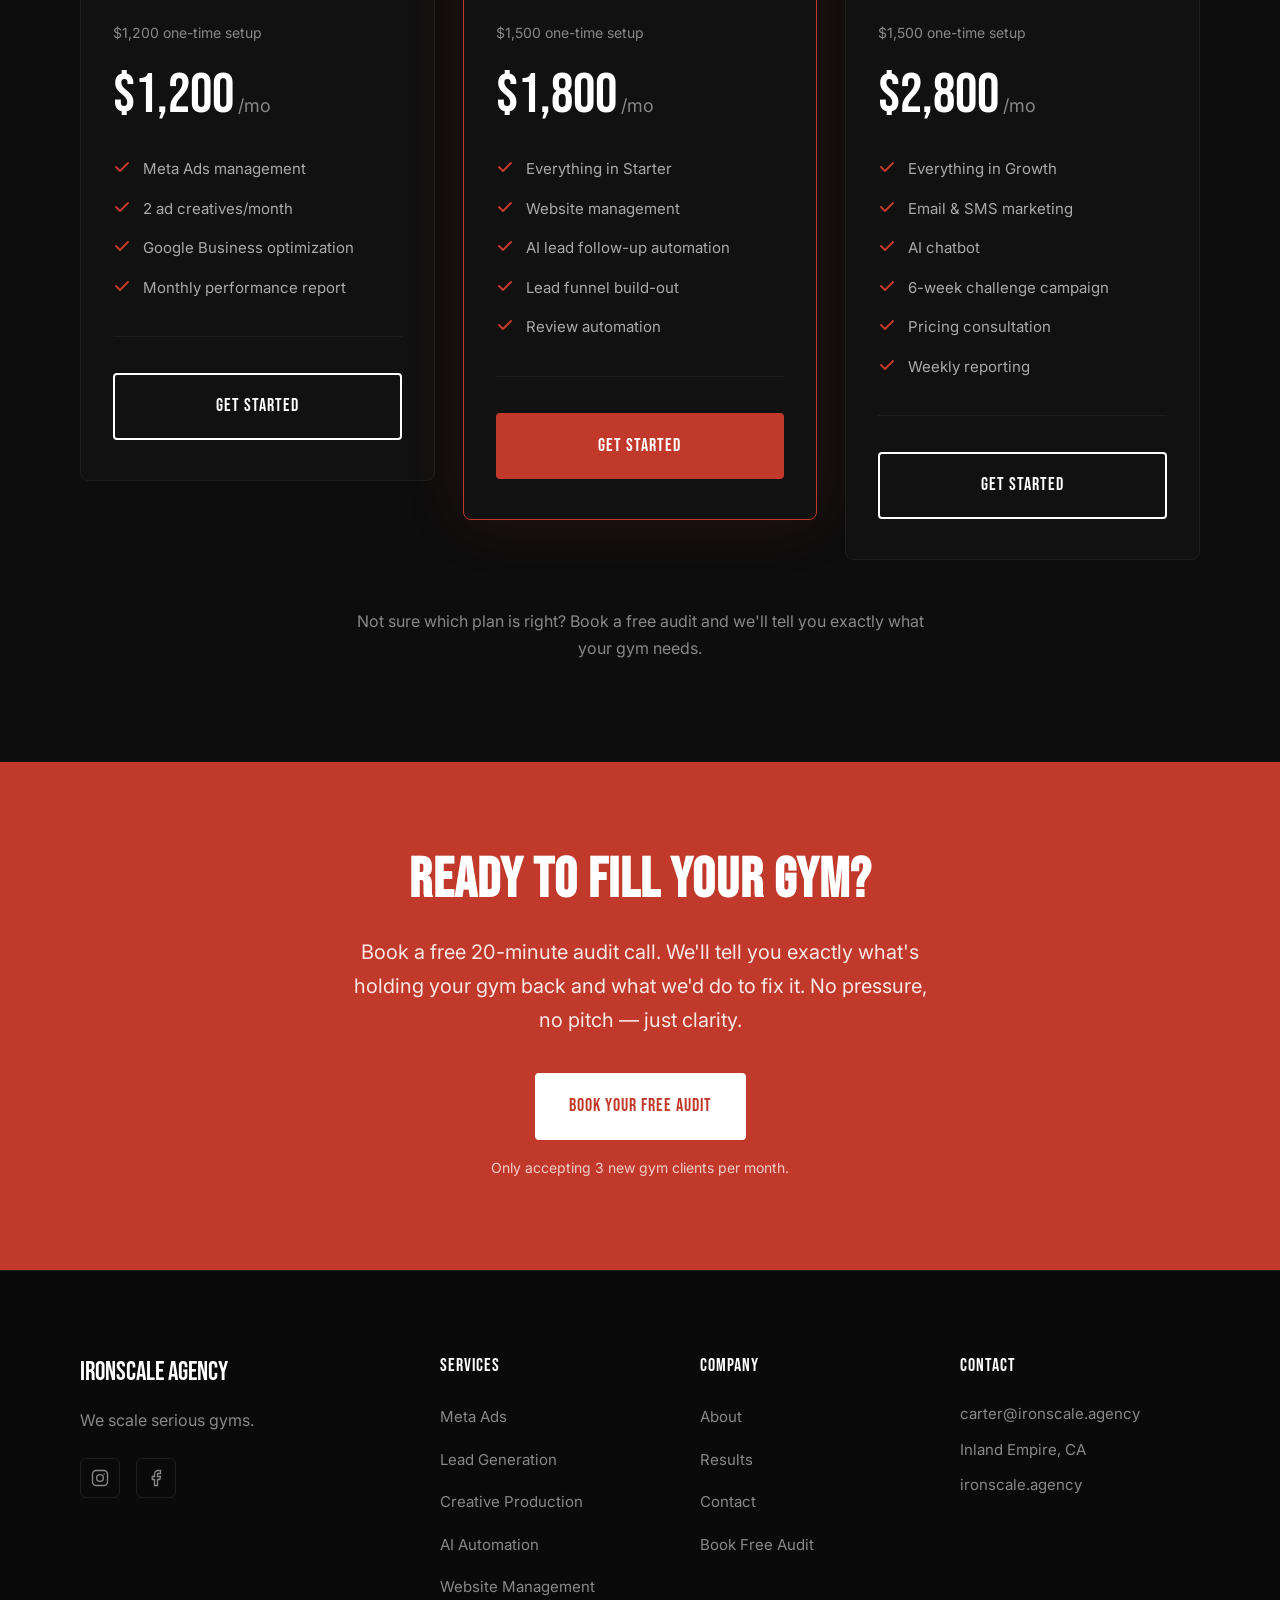
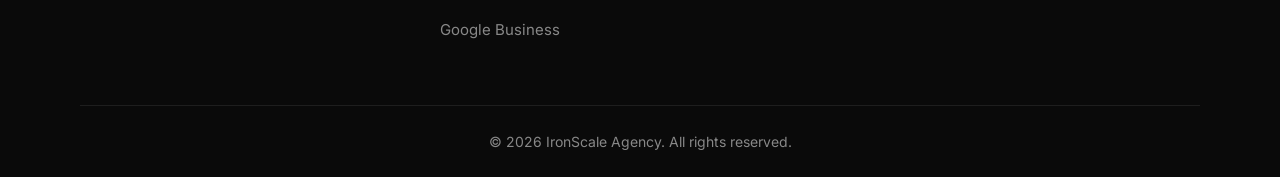
<file: services.html>
<!DOCTYPE html>
<html lang="en">
<head>
  <meta charset="UTF-8" />
  <meta name="viewport" content="width=device-width, initial-scale=1.0" />
  <title>IronScale Agency | Services & Pricing</title>
  <meta name="description" content="IronScale Agency — Gym marketing agency for powerlifting and bodybuilding gyms in the Inland Empire. Meta ads, lead generation, AI automation, and creative production." />
  <link rel="stylesheet" href="styles.css" />
</head>
<body>

  <!-- ============ NAVBAR ============ -->
  <header class="navbar" role="banner">
    <div class="navbar__inner">
      <a href="index.html" class="navbar__logo">IRONSCALE<span class="navbar__logo-icon"><img src="assets/images/IronScale_Logo_transparent.png" alt="" class="navbar__logo-img navbar__logo-img--white" aria-hidden="true"><img src="assets/images/IronScale_Logo_Red_transparent.png" alt="" class="navbar__logo-img navbar__logo-img--red" aria-hidden="true"></span></a>
      <nav class="navbar__links" aria-label="Primary navigation">
        <a href="services.html" class="navbar__link active">Services</a>
        <a href="about.html" class="navbar__link">About</a>
        <a href="results.html" class="navbar__link">Results</a>
        <a href="contact.html" class="navbar__link">Contact</a>
        <a href="contact.html" class="btn btn--primary navbar__cta">Book Free Audit</a>
      </nav>
      <button class="navbar__hamburger" aria-label="Open menu" aria-expanded="false">
        <span></span><span></span><span></span>
      </button>
    </div>
  </header>

  <!-- Mobile Menu -->
  <div class="mobile-menu" role="dialog" aria-label="Mobile navigation">
    <button class="mobile-menu__close" aria-label="Close menu">&times;</button>
    <a href="services.html" class="mobile-menu__link active">Services</a>
    <a href="about.html" class="mobile-menu__link">About</a>
    <a href="results.html" class="mobile-menu__link">Results</a>
    <a href="contact.html" class="mobile-menu__link">Contact</a>
    <a href="contact.html" class="btn btn--primary mobile-menu__cta">Book Free Audit</a>
  </div>

  <main>

    <!-- ============ HERO ============ -->
    <section class="page-hero" aria-labelledby="services-hero-heading">
      <div class="container">
        <span class="eyebrow">Services</span>
        <h1 id="services-hero-heading">THE FULL STACK.</h1>
        <p>Every service we offer is built for one thing — getting serious lifters through your gym's door and keeping them there.</p>
      </div>
    </section>

    <!-- ============ SERVICE 1: META ADS ============ -->
    <section class="service-section" aria-labelledby="meta-ads-heading">
      <div class="container">
        <div class="service-section__grid">
          <div class="service-section__content fade-in">
            <span class="eyebrow">01</span>
            <h2 id="meta-ads-heading">Meta Ads &amp; Lead Generation</h2>
            <p>We build your Facebook and Instagram campaigns from the ground up. Targeting serious lifters in your area by interest, behavior, and location. We A/B test creatives, audiences, and copy continuously — killing what doesn't work, scaling what does. Typical cost per lead: $15–$30.</p>
            <ul class="service-section__list">
              <li class="service-section__item">Campaign strategy and build</li>
              <li class="service-section__item">Audience research and targeting</li>
              <li class="service-section__item">A/B testing (creatives, audiences, copy)</li>
              <li class="service-section__item">Weekly optimization</li>
              <li class="service-section__item">Lead form setup and testing</li>
              <li class="service-section__item">Monthly performance report</li>
            </ul>
          </div>
          <div class="service-section__image fade-in">
            <div class="placeholder-img" style="aspect-ratio: 4/3;">
              <span>META ADS</span>
            </div>
          </div>
        </div>
      </div>
    </section>

    <!-- ============ SERVICE 2: AI AUTOMATION ============ -->
    <section class="service-section section--alt" aria-labelledby="ai-heading">
      <div class="container">
        <div class="service-section__grid service-section__grid--reverse">
          <div class="service-section__content fade-in">
            <span class="eyebrow">02</span>
            <h2 id="ai-heading">AI Lead Follow-Up Automation</h2>
            <p>This is your biggest competitive advantage. When someone fills out your lead form, they get an automatic text within 60 seconds. Research shows responding within 5 minutes increases conversion by 9x. Most gym owners respond hours later — or not at all. We fix that permanently.</p>
            <ul class="service-section__list">
              <li class="service-section__item">Instant text + email on every new lead</li>
              <li class="service-section__item">7-day automated follow-up sequence</li>
              <li class="service-section__item">Tour booking automation</li>
              <li class="service-section__item">CRM pipeline setup and management</li>
              <li class="service-section__item">AI chatbot for website and Facebook</li>
            </ul>
          </div>
          <div class="service-section__image fade-in">
            <div class="placeholder-img" style="aspect-ratio: 4/3;">
              <span>AI AUTOMATION</span>
            </div>
          </div>
        </div>
      </div>
    </section>

    <!-- ============ SERVICE 3: CREATIVE PRODUCTION ============ -->
    <section class="service-section" aria-labelledby="creative-heading">
      <div class="container">
        <div class="service-section__grid">
          <div class="service-section__content fade-in">
            <span class="eyebrow">03</span>
            <h2 id="creative-heading">Creative Production</h2>
            <p>Aris, our in-house creative director, shoots and edits all content. Video ads, photography, graphic design — all built for the powerlifting and bodybuilding world. Raw, authentic, and built to stop the scroll.</p>
            <ul class="service-section__list">
              <li class="service-section__item">Video ad production (Reels-style short form)</li>
              <li class="service-section__item">Gym photography</li>
              <li class="service-section__item">Graphic ad design</li>
              <li class="service-section__item">Monthly creative rotation (prevents ad fatigue)</li>
              <li class="service-section__item">Content calendar and creative briefs</li>
            </ul>
          </div>
          <div class="service-section__image fade-in">
            <div class="placeholder-img" style="aspect-ratio: 4/3;">
              <span>CREATIVE PRODUCTION</span>
            </div>
          </div>
        </div>
      </div>
    </section>

    <!-- ============ SERVICE 4: WEBSITE MANAGEMENT ============ -->
    <section class="service-section section--alt" aria-labelledby="website-heading">
      <div class="container">
        <div class="service-section__grid service-section__grid--reverse">
          <div class="service-section__content fade-in">
            <span class="eyebrow">04</span>
            <h2 id="website-heading">Website Management</h2>
            <p>Your website is your digital gym. If it loads slow, looks broken on mobile, or has no clear CTA — you're losing leads every day. We build and maintain fast, conversion-focused gym websites.</p>
            <ul class="service-section__list">
              <li class="service-section__item">Website build or redesign</li>
              <li class="service-section__item">Mobile optimization and testing</li>
              <li class="service-section__item">Speed optimization (under 3 second load)</li>
              <li class="service-section__item">Clear CTAs on every page</li>
              <li class="service-section__item">Monthly updates and maintenance</li>
            </ul>
          </div>
          <div class="service-section__image fade-in">
            <div class="placeholder-img" style="aspect-ratio: 4/3;">
              <span>WEBSITE MANAGEMENT</span>
            </div>
          </div>
        </div>
      </div>
    </section>

    <!-- ============ SERVICE 5: GOOGLE BUSINESS ============ -->
    <section class="service-section" aria-labelledby="google-heading">
      <div class="container">
        <div class="service-section__grid">
          <div class="service-section__content fade-in">
            <span class="eyebrow">05</span>
            <h2 id="google-heading">Google Business &amp; Review Management</h2>
            <p>When someone searches "powerlifting gym near me" — you need to show up. We optimize your Google Business Profile and automate review requests so your rating and visibility climb month over month.</p>
            <ul class="service-section__list">
              <li class="service-section__item">Google Business Profile optimization</li>
              <li class="service-section__item">Photo uploads and keyword optimization</li>
              <li class="service-section__item">Automated review requests via SMS</li>
              <li class="service-section__item">Review response management</li>
              <li class="service-section__item">Local SEO fundamentals</li>
            </ul>
          </div>
          <div class="service-section__image fade-in">
            <div class="placeholder-img" style="aspect-ratio: 4/3;">
              <span>GOOGLE BUSINESS</span>
            </div>
          </div>
        </div>
      </div>
    </section>

    <!-- ============ SERVICE 6: 6-WEEK CHALLENGE ============ -->
    <section class="service-section section--alt" aria-labelledby="challenge-heading">
      <div class="container">
        <div class="service-section__grid service-section__grid--reverse">
          <div class="service-section__content fade-in">
            <span class="eyebrow">06</span>
            <h2 id="challenge-heading">6-Week Challenge Campaign</h2>
            <p>The fastest way to inject cash into your gym and fill it with motivated members. We run a 6-week fitness challenge campaign at $499–$599 per spot. Challengers become long-term members. This model averages $28,000 in the first 30 days for gyms that execute it correctly.</p>
            <ul class="service-section__list">
              <li class="service-section__item">Challenge strategy and pricing</li>
              <li class="service-section__item">Meta ad campaign for challenge sign-ups</li>
              <li class="service-section__item">Landing page build</li>
              <li class="service-section__item">Email/SMS sequence for registrants</li>
              <li class="service-section__item">Post-challenge member conversion strategy</li>
            </ul>
          </div>
          <div class="service-section__image fade-in">
            <div class="placeholder-img" style="aspect-ratio: 4/3;">
              <span>6-WEEK CHALLENGE</span>
            </div>
          </div>
        </div>
      </div>
    </section>

    <!-- ============ PRICING ============ -->
    <section class="section pricing" aria-labelledby="pricing-heading">
      <div class="container">
        <div class="pricing__header fade-in">
          <span class="eyebrow">Investment</span>
          <h2 id="pricing-heading">Simple, Transparent Pricing.</h2>
          <p>No hidden fees. No locked-in contracts after 90 days.</p>
        </div>

        <div class="pricing__cards">
          <!-- Starter -->
          <div class="pricing-card fade-in">
            <div class="pricing-card__title">STARTER</div>
            <p class="pricing-card__setup">$1,200 one-time setup</p>
            <div class="pricing-card__price">
              <span class="pricing-card__amount">$1,200</span>
              <span class="pricing-card__period">/mo</span>
            </div>
            <ul class="pricing-card__features">
              <li class="pricing-card__feature">
                <svg viewBox="0 0 18 18" fill="none" aria-hidden="true"><path d="M3 9L7 13L15 5" stroke="currentColor" stroke-width="2" stroke-linecap="round" stroke-linejoin="round"/></svg>
                Meta Ads management
              </li>
              <li class="pricing-card__feature">
                <svg viewBox="0 0 18 18" fill="none" aria-hidden="true"><path d="M3 9L7 13L15 5" stroke="currentColor" stroke-width="2" stroke-linecap="round" stroke-linejoin="round"/></svg>
                2 ad creatives/month
              </li>
              <li class="pricing-card__feature">
                <svg viewBox="0 0 18 18" fill="none" aria-hidden="true"><path d="M3 9L7 13L15 5" stroke="currentColor" stroke-width="2" stroke-linecap="round" stroke-linejoin="round"/></svg>
                Google Business optimization
              </li>
              <li class="pricing-card__feature">
                <svg viewBox="0 0 18 18" fill="none" aria-hidden="true"><path d="M3 9L7 13L15 5" stroke="currentColor" stroke-width="2" stroke-linecap="round" stroke-linejoin="round"/></svg>
                Monthly performance report
              </li>
            </ul>
            <a href="contact.html" class="btn btn--outline" style="width:100%;text-align:center;">Get Started</a>
          </div>

          <!-- Growth (Featured) -->
          <div class="pricing-card pricing-card--featured fade-in">
            <div class="pricing-card__badge">MOST POPULAR</div>
            <div class="pricing-card__title">GROWTH</div>
            <p class="pricing-card__setup">$1,500 one-time setup</p>
            <div class="pricing-card__price">
              <span class="pricing-card__amount">$1,800</span>
              <span class="pricing-card__period">/mo</span>
            </div>
            <ul class="pricing-card__features">
              <li class="pricing-card__feature">
                <svg viewBox="0 0 18 18" fill="none" aria-hidden="true"><path d="M3 9L7 13L15 5" stroke="currentColor" stroke-width="2" stroke-linecap="round" stroke-linejoin="round"/></svg>
                Everything in Starter
              </li>
              <li class="pricing-card__feature">
                <svg viewBox="0 0 18 18" fill="none" aria-hidden="true"><path d="M3 9L7 13L15 5" stroke="currentColor" stroke-width="2" stroke-linecap="round" stroke-linejoin="round"/></svg>
                Website management
              </li>
              <li class="pricing-card__feature">
                <svg viewBox="0 0 18 18" fill="none" aria-hidden="true"><path d="M3 9L7 13L15 5" stroke="currentColor" stroke-width="2" stroke-linecap="round" stroke-linejoin="round"/></svg>
                AI lead follow-up automation
              </li>
              <li class="pricing-card__feature">
                <svg viewBox="0 0 18 18" fill="none" aria-hidden="true"><path d="M3 9L7 13L15 5" stroke="currentColor" stroke-width="2" stroke-linecap="round" stroke-linejoin="round"/></svg>
                Lead funnel build-out
              </li>
              <li class="pricing-card__feature">
                <svg viewBox="0 0 18 18" fill="none" aria-hidden="true"><path d="M3 9L7 13L15 5" stroke="currentColor" stroke-width="2" stroke-linecap="round" stroke-linejoin="round"/></svg>
                Review automation
              </li>
            </ul>
            <a href="contact.html" class="btn btn--primary" style="width:100%;text-align:center;">Get Started</a>
          </div>

          <!-- Scale -->
          <div class="pricing-card fade-in">
            <div class="pricing-card__title">SCALE</div>
            <p class="pricing-card__setup">$1,500 one-time setup</p>
            <div class="pricing-card__price">
              <span class="pricing-card__amount">$2,800</span>
              <span class="pricing-card__period">/mo</span>
            </div>
            <ul class="pricing-card__features">
              <li class="pricing-card__feature">
                <svg viewBox="0 0 18 18" fill="none" aria-hidden="true"><path d="M3 9L7 13L15 5" stroke="currentColor" stroke-width="2" stroke-linecap="round" stroke-linejoin="round"/></svg>
                Everything in Growth
              </li>
              <li class="pricing-card__feature">
                <svg viewBox="0 0 18 18" fill="none" aria-hidden="true"><path d="M3 9L7 13L15 5" stroke="currentColor" stroke-width="2" stroke-linecap="round" stroke-linejoin="round"/></svg>
                Email &amp; SMS marketing
              </li>
              <li class="pricing-card__feature">
                <svg viewBox="0 0 18 18" fill="none" aria-hidden="true"><path d="M3 9L7 13L15 5" stroke="currentColor" stroke-width="2" stroke-linecap="round" stroke-linejoin="round"/></svg>
                AI chatbot
              </li>
              <li class="pricing-card__feature">
                <svg viewBox="0 0 18 18" fill="none" aria-hidden="true"><path d="M3 9L7 13L15 5" stroke="currentColor" stroke-width="2" stroke-linecap="round" stroke-linejoin="round"/></svg>
                6-week challenge campaign
              </li>
              <li class="pricing-card__feature">
                <svg viewBox="0 0 18 18" fill="none" aria-hidden="true"><path d="M3 9L7 13L15 5" stroke="currentColor" stroke-width="2" stroke-linecap="round" stroke-linejoin="round"/></svg>
                Pricing consultation
              </li>
              <li class="pricing-card__feature">
                <svg viewBox="0 0 18 18" fill="none" aria-hidden="true"><path d="M3 9L7 13L15 5" stroke="currentColor" stroke-width="2" stroke-linecap="round" stroke-linejoin="round"/></svg>
                Weekly reporting
              </li>
            </ul>
            <a href="contact.html" class="btn btn--outline" style="width:100%;text-align:center;">Get Started</a>
          </div>
        </div>

        <p class="pricing__note">Not sure which plan is right? Book a free audit and we'll tell you exactly what your gym needs.</p>
      </div>
    </section>

    <!-- ============ CTA BANNER ============ -->
    <section class="cta-banner" aria-labelledby="cta-heading">
      <div class="container">
        <h2 id="cta-heading">Ready to Fill Your Gym?</h2>
        <p>Book a free 20-minute audit call. We'll tell you exactly what's holding your gym back and what we'd do to fix it. No pressure, no pitch — just clarity.</p>
        <a href="contact.html" class="btn btn--dark">Book Your Free Audit</a>
        <span class="cta-banner__disclaimer">Only accepting 3 new gym clients per month.</span>
      </div>
    </section>

  </main>

  <!-- ============ FOOTER ============ -->
  <footer class="footer" role="contentinfo">
    <div class="container">
      <div class="footer__grid">
        <div>
          <span class="footer__brand-name">IRONSCALE AGENCY</span>
          <p class="footer__tagline">We scale serious gyms.</p>
          <div class="footer__social">
            <a href="#" class="footer__social-link" aria-label="Instagram">
              <svg viewBox="0 0 24 24" fill="none" stroke="currentColor" stroke-width="1.8" aria-hidden="true">
                <rect x="2" y="2" width="20" height="20" rx="5" ry="5"/>
                <circle cx="12" cy="12" r="4.5"/>
                <circle cx="17.5" cy="6.5" r="1" fill="currentColor" stroke="none"/>
              </svg>
            </a>
            <a href="#" class="footer__social-link" aria-label="Facebook">
              <svg viewBox="0 0 24 24" fill="none" stroke="currentColor" stroke-width="1.8" aria-hidden="true">
                <path d="M18 2h-3a5 5 0 0 0-5 5v3H7v4h3v8h4v-8h3l1-4h-4V7a1 1 0 0 1 1-1h3z"/>
              </svg>
            </a>
          </div>
        </div>
        <div>
          <p class="footer__col-title">Services</p>
          <ul class="footer__links">
            <li><a href="services.html" class="footer__link">Meta Ads</a></li>
            <li><a href="services.html" class="footer__link">Lead Generation</a></li>
            <li><a href="services.html" class="footer__link">Creative Production</a></li>
            <li><a href="services.html" class="footer__link">AI Automation</a></li>
            <li><a href="services.html" class="footer__link">Website Management</a></li>
            <li><a href="services.html" class="footer__link">Google Business</a></li>
          </ul>
        </div>
        <div>
          <p class="footer__col-title">Company</p>
          <ul class="footer__links">
            <li><a href="about.html" class="footer__link">About</a></li>
            <li><a href="results.html" class="footer__link">Results</a></li>
            <li><a href="contact.html" class="footer__link">Contact</a></li>
            <li><a href="contact.html" class="footer__link">Book Free Audit</a></li>
          </ul>
        </div>
        <div>
          <p class="footer__col-title">Contact</p>
          <p class="footer__contact-item"><a href="mailto:carter@ironscale.agency">carter@ironscale.agency</a></p>
          <p class="footer__contact-item">Inland Empire, CA</p>
          <p class="footer__contact-item"><a href="#">ironscale.agency</a></p>
        </div>
      </div>
      <div class="footer__bottom">
        <p class="footer__copyright">&copy; 2026 IronScale Agency. All rights reserved.</p>
      </div>
    </div>
  </footer>

  <script src="script.js"></script>
</body>
</html>
</file>
<file: styles.css>
/* ============================================
   IRONSCALE AGENCY — SHARED STYLESHEET
   ============================================ */

/* --- Google Fonts Import --- */
@import url('https://fonts.googleapis.com/css2?family=Bebas+Neue&family=Inter:wght@300;400;500;600;700&display=swap');

/* --- CSS Custom Properties --- */
:root {
  --bg: #0A0A0A;
  --bg-alt: #0D0D0D;
  --surface: #111111;
  --border: #1E1E1E;
  --accent: #C0392B;
  --accent-hover: #A93226;
  --white: #FFFFFF;
  --gray: #888888;
  --gray-light: #AAAAAA;

  --font-heading: 'Bebas Neue', sans-serif;
  --font-body: 'Inter', sans-serif;

  --container: 1200px;
  --section-pad: 100px 0;
  --radius: 8px;

  --transition: 0.3s ease;
}

/* ============================================
   RESET & BASE
   ============================================ */
*, *::before, *::after {
  box-sizing: border-box;
  margin: 0;
  padding: 0;
}

html {
  scroll-behavior: smooth;
}

body {
  background-color: var(--bg);
  color: var(--white);
  font-family: var(--font-body);
  font-size: 18px;
  line-height: 1.7;
  -webkit-font-smoothing: antialiased;
  -moz-osx-font-smoothing: grayscale;
}

img {
  max-width: 100%;
  display: block;
}

a {
  color: inherit;
  text-decoration: none;
}

ul {
  list-style: none;
}

/* ============================================
   TYPOGRAPHY
   ============================================ */
h1, h2, h3, h4 {
  font-family: var(--font-heading);
  letter-spacing: 0.02em;
  line-height: 1.05;
}

h1 {
  font-size: 80px;
}

h2 {
  font-size: 52px;
}

h3 {
  font-size: 28px;
}

p {
  color: var(--gray);
  font-size: 18px;
  line-height: 1.7;
}

.eyebrow {
  font-family: var(--font-heading);
  font-size: 16px;
  letter-spacing: 3px;
  color: var(--accent);
  display: block;
  margin-bottom: 16px;
  text-transform: uppercase;
}

/* ============================================
   LAYOUT UTILITIES
   ============================================ */
.container {
  max-width: var(--container);
  margin: 0 auto;
  padding: 0 40px;
}

.section {
  padding: var(--section-pad);
}

.section--alt {
  background-color: var(--bg-alt);
}

.section--surface {
  background-color: var(--surface);
}

.text-center {
  text-align: center;
}

.text-red {
  color: var(--accent);
}

.text-gray {
  color: var(--gray);
}

.text-white {
  color: var(--white);
}

.max-600 {
  max-width: 600px;
  margin-left: auto;
  margin-right: auto;
}

/* ============================================
   BUTTONS
   ============================================ */
.btn {
  display: inline-block;
  font-family: var(--font-heading);
  font-size: 18px;
  letter-spacing: 1px;
  text-transform: uppercase;
  padding: 16px 32px;
  border-radius: 4px;
  border: 2px solid transparent;
  cursor: pointer;
  transition: background-color var(--transition), color var(--transition), border-color var(--transition);
  white-space: nowrap;
}

.btn--primary {
  background-color: var(--accent);
  color: var(--white);
  border-color: var(--accent);
}

.btn--primary:hover {
  background-color: var(--accent-hover);
  border-color: var(--accent-hover);
}

.btn--outline {
  background-color: transparent;
  color: var(--white);
  border-color: var(--white);
}

.btn--outline:hover {
  background-color: var(--white);
  color: var(--bg);
}

.btn--outline-red {
  background-color: transparent;
  color: var(--accent);
  border-color: var(--accent);
}

.btn--outline-red:hover {
  background-color: var(--accent);
  color: var(--white);
}

.btn--dark {
  background-color: var(--white);
  color: var(--accent);
  border-color: var(--white);
}

.btn--dark:hover {
  background-color: transparent;
  color: var(--white);
  border-color: var(--white);
}

/* ============================================
   NAVIGATION
   ============================================ */
.navbar {
  position: fixed;
  top: 0;
  left: 0;
  right: 0;
  z-index: 1000;
  background-color: var(--bg);
  border-bottom: 1px solid var(--border);
  transition: background-color var(--transition), box-shadow var(--transition);
}

.navbar.scrolled {
  background-color: rgba(10, 10, 10, 0.97);
  box-shadow: 0 4px 30px rgba(0, 0, 0, 0.4);
}

.navbar__inner {
  display: flex;
  align-items: center;
  justify-content: space-between;
  height: 72px;
  padding: 0 40px;
  max-width: var(--container);
  margin: 0 auto;
}

.navbar__logo {
  font-family: var(--font-heading);
  font-size: 33px;
  color: var(--white);
  letter-spacing: 1px;
  flex-shrink: 0;
  display: flex;
  align-items: center;
  gap: 8px;
  transition: color 0.15s ease;
}

.navbar__logo:hover {
  color: var(--accent);
}

.navbar__logo-icon {
  position: relative;
  display: inline-block;
  top: -3px;
}

.navbar__logo-img {
  height: 64px;
  width: auto;
  display: block;
  transition: opacity 0.15s ease;
}

.navbar__logo-img--white {
  opacity: 1;
}

.navbar__logo-img--red {
  position: absolute;
  top: 0;
  left: 0;
  opacity: 0;
}

.navbar__logo:hover .navbar__logo-img--white {
  opacity: 0;
}

.navbar__logo:hover .navbar__logo-img--red {
  opacity: 1;
}

@media (max-width: 768px) {
  .navbar__logo-img {
    height: 32px;
  }
}

.navbar__links {
  display: flex;
  align-items: center;
  gap: 36px;
}

.navbar__link {
  font-family: var(--font-body);
  font-size: 14px;
  font-weight: 500;
  color: var(--white);
  letter-spacing: 0.5px;
  transition: color var(--transition);
  position: relative;
}

.navbar__link:hover {
  color: var(--accent);
}

.navbar__link.active {
  color: var(--accent);
}

.navbar__link.active::after {
  content: '';
  position: absolute;
  bottom: -4px;
  left: 0;
  right: 0;
  height: 2px;
  background-color: var(--accent);
  border-radius: 1px;
}

.navbar__cta {
  margin-left: 12px;
  font-size: 15px;
  padding: 12px 24px;
}

.navbar__hamburger {
  display: none;
  flex-direction: column;
  gap: 5px;
  background: none;
  border: none;
  cursor: pointer;
  padding: 4px;
}

.navbar__hamburger span {
  display: block;
  width: 24px;
  height: 2px;
  background-color: var(--white);
  border-radius: 2px;
  transition: transform var(--transition), opacity var(--transition);
}

.navbar__hamburger.open span:nth-child(1) {
  transform: translateY(7px) rotate(45deg);
}

.navbar__hamburger.open span:nth-child(2) {
  opacity: 0;
}

.navbar__hamburger.open span:nth-child(3) {
  transform: translateY(-7px) rotate(-45deg);
}

/* Mobile Menu */
.mobile-menu {
  display: none;
  position: fixed;
  inset: 0;
  z-index: 999;
  background-color: rgba(10, 10, 10, 0.98);
  flex-direction: column;
  align-items: center;
  justify-content: center;
  gap: 40px;
}

.mobile-menu.open {
  display: flex;
}

.mobile-menu__link {
  font-family: var(--font-heading);
  font-size: 48px;
  color: var(--white);
  letter-spacing: 2px;
  transition: color var(--transition);
}

.mobile-menu__link:hover,
.mobile-menu__link.active {
  color: var(--accent);
}

.mobile-menu__cta {
  margin-top: 8px;
}

.mobile-menu__close {
  position: absolute;
  top: 24px;
  right: 40px;
  background: none;
  border: none;
  color: var(--white);
  font-size: 32px;
  cursor: pointer;
  line-height: 1;
}

/* ============================================
   FOOTER
   ============================================ */
.footer {
  background-color: var(--bg);
  border-top: 1px solid var(--border);
  padding: 80px 0 0;
}

.footer__grid {
  display: grid;
  grid-template-columns: 1.5fr 1fr 1fr 1.2fr;
  gap: 60px;
  padding-bottom: 60px;
}

.footer__brand-name {
  font-family: var(--font-heading);
  font-size: 26px;
  color: var(--white);
  margin-bottom: 12px;
  display: block;
}

.footer__tagline {
  color: var(--gray);
  font-size: 16px;
  margin-bottom: 24px;
}

.footer__social {
  display: flex;
  gap: 16px;
}

.footer__social-link {
  display: flex;
  align-items: center;
  justify-content: center;
  width: 40px;
  height: 40px;
  border: 1px solid var(--border);
  border-radius: 6px;
  color: var(--gray);
  transition: border-color var(--transition), color var(--transition);
}

.footer__social-link:hover {
  border-color: var(--accent);
  color: var(--accent);
}

.footer__social-link svg {
  width: 18px;
  height: 18px;
}

.footer__col-title {
  font-family: var(--font-heading);
  font-size: 18px;
  color: var(--white);
  letter-spacing: 1px;
  margin-bottom: 20px;
}

.footer__links {
  display: flex;
  flex-direction: column;
  gap: 12px;
}

.footer__link {
  font-size: 15px;
  color: var(--gray);
  transition: color var(--transition);
}

.footer__link:hover {
  color: var(--white);
}

.footer__contact-item {
  font-size: 15px;
  color: var(--gray);
  margin-bottom: 10px;
}

.footer__contact-item a {
  color: var(--gray);
  transition: color var(--transition);
}

.footer__contact-item a:hover {
  color: var(--accent);
}

.footer__bottom {
  border-top: 1px solid var(--border);
  padding: 24px 0;
  display: flex;
  align-items: center;
  justify-content: center;
}

.footer__copyright {
  font-size: 14px;
  color: var(--gray);
}

/* ============================================
   HERO — SHARED INNER PAGES
   ============================================ */
.page-hero {
  padding: 160px 0 100px;
  text-align: center;
  background-color: var(--bg);
}

.page-hero h1 {
  color: var(--white);
  margin-bottom: 24px;
}

.page-hero p {
  font-size: 20px;
  max-width: 640px;
  margin: 0 auto;
}

/* ============================================
   HOME — HERO SECTION
   ============================================ */
.hero {
  min-height: 100vh;
  display: flex;
  align-items: center;
  justify-content: center;
  text-align: center;
  position: relative;
  background: linear-gradient(to bottom, var(--bg) 70%, rgba(192, 57, 43, 0.06) 100%);
  padding: 120px 40px 80px;
}

.hero__eyebrow {
  font-family: var(--font-heading);
  font-size: 18px;
  letter-spacing: 3px;
  color: var(--accent);
  display: block;
  margin-bottom: 20px;
}

.hero__title {
  color: var(--white);
  font-size: 80px;
  margin-bottom: 28px;
  line-height: 1;
}

.hero__sub {
  font-size: 20px;
  color: var(--gray);
  max-width: 600px;
  margin: 0 auto 40px;
  line-height: 1.7;
}

.hero__disclaimer {
  display: block;
  margin-top: 16px;
  font-size: 14px;
  color: var(--gray);
}

/* ============================================
   HOME — STATS BAR
   ============================================ */
.stats-bar {
  background-color: var(--surface);
  border-top: 1px solid var(--border);
  border-bottom: 1px solid var(--border);
  padding: 40px 0;
}

.stats-bar__grid {
  display: flex;
  justify-content: center;
  gap: 80px;
  flex-wrap: wrap;
}

.stat {
  text-align: center;
}

.stat__number {
  font-family: var(--font-heading);
  font-size: 48px;
  line-height: 1;
  color: var(--white);
  display: block;
}

.stat__number--red {
  color: var(--accent);
}

.stat__label {
  font-size: 13px;
  color: var(--gray);
  font-family: var(--font-body);
  margin-top: 6px;
  letter-spacing: 0.3px;
}

/* ============================================
   HOME — THE PROBLEM
   ============================================ */
.problem__grid {
  display: grid;
  grid-template-columns: 55% 45%;
  gap: 60px;
  align-items: center;
}

.problem__content .eyebrow {
  margin-bottom: 20px;
}

.problem__content h2 {
  color: var(--white);
  margin-bottom: 28px;
}

.problem__content p + p {
  margin-top: 16px;
}

.comparison-card {
  background-color: var(--surface);
  border: 1px solid var(--border);
  border-radius: var(--radius);
  overflow: hidden;
}

.comparison-card__header {
  display: grid;
  grid-template-columns: 1fr 1fr;
  padding: 20px 24px;
  border-bottom: 1px solid var(--border);
}

.comparison-card__header span:first-child {
  font-family: var(--font-heading);
  font-size: 16px;
  letter-spacing: 1px;
  color: var(--gray);
}

.comparison-card__header span:last-child {
  font-family: var(--font-heading);
  font-size: 16px;
  letter-spacing: 1px;
  color: var(--accent);
}

.comparison-row {
  display: grid;
  grid-template-columns: 1fr 1fr;
  padding: 16px 24px;
  border-bottom: 1px solid var(--border);
  font-size: 15px;
  gap: 24px;
  transition: background-color var(--transition);
}

.comparison-row:last-child {
  border-bottom: none;
}

.comparison-row:nth-child(even) {
  background-color: rgba(255, 255, 255, 0.015);
}

.comparison-row .old {
  color: var(--gray);
}

.comparison-row .new {
  color: var(--white);
}

/* ============================================
   HOME — SERVICES OVERVIEW
   ============================================ */
.services-overview {
  background-color: var(--bg);
}

.services-overview__header {
  text-align: center;
  margin-bottom: 60px;
}

.services-overview__header h2 {
  color: var(--white);
  margin-bottom: 16px;
}

.services-overview__header p {
  font-size: 20px;
}

.service-cards {
  display: grid;
  grid-template-columns: repeat(3, 1fr);
  gap: 28px;
  margin-bottom: 48px;
}

.service-card {
  background-color: var(--surface);
  border: 1px solid var(--border);
  border-top: 3px solid var(--accent);
  border-radius: var(--radius);
  padding: 40px 32px;
  transition: transform var(--transition), box-shadow var(--transition);
}

.service-card:hover {
  transform: translateY(-4px);
  box-shadow: 0 16px 48px rgba(0, 0, 0, 0.4);
}

.service-card__icon {
  width: 48px;
  height: 48px;
  margin-bottom: 24px;
}

.service-card h3 {
  color: var(--white);
  margin-bottom: 16px;
  font-size: 24px;
}

.services-overview__link {
  display: block;
  text-align: center;
  color: var(--accent);
  font-size: 16px;
  font-weight: 500;
  transition: color var(--transition);
}

.services-overview__link:hover {
  color: var(--accent-hover);
}

/* ============================================
   HOME — HOW IT WORKS
   ============================================ */
.process {
  background-color: var(--bg-alt);
}

.process__header {
  text-align: center;
  margin-bottom: 72px;
}

.process__header h2 {
  color: var(--white);
  margin-bottom: 0;
}

.process__steps {
  display: grid;
  grid-template-columns: repeat(4, 1fr);
  gap: 40px;
  position: relative;
}

.process__steps::before {
  content: '';
  position: absolute;
  top: 40px;
  left: 12%;
  right: 12%;
  height: 1px;
  background: linear-gradient(to right, transparent, var(--border), var(--border), transparent);
  pointer-events: none;
}

.step {
  position: relative;
  text-align: center;
}

.step__number {
  font-family: var(--font-heading);
  font-size: 96px;
  color: var(--border);
  line-height: 1;
  margin-bottom: -24px;
  position: relative;
  z-index: 0;
}

.step__content {
  position: relative;
  z-index: 1;
}

.step h3 {
  color: var(--white);
  font-size: 22px;
  margin-bottom: 12px;
}

.step p {
  font-size: 15px;
}

/* ============================================
   HOME — WHY IRONSCALE
   ============================================ */
.why__header {
  text-align: center;
  margin-bottom: 64px;
}

.why__header h2 {
  color: var(--white);
  margin-bottom: 20px;
}

.why__header p {
  font-size: 20px;
}

.why__cols {
  display: grid;
  grid-template-columns: repeat(3, 1fr);
  gap: 48px;
}

.why-col {
  text-align: center;
}

.why-col__icon {
  width: 52px;
  height: 52px;
  margin: 0 auto 24px;
}

.why-col h3 {
  color: var(--white);
  font-size: 26px;
  margin-bottom: 12px;
}

.why-col p {
  font-size: 16px;
}

/* ============================================
   PRICING SECTION
   ============================================ */
.pricing {
  background-color: var(--bg-alt);
}

.pricing__header {
  text-align: center;
  margin-bottom: 64px;
}

.pricing__header h2 {
  color: var(--white);
  margin-bottom: 16px;
}

.pricing__cards {
  display: grid;
  grid-template-columns: repeat(3, 1fr);
  gap: 28px;
  align-items: start;
  margin-bottom: 48px;
}

.pricing-card {
  background-color: var(--surface);
  border: 1px solid var(--border);
  border-radius: var(--radius);
  padding: 40px 32px;
  position: relative;
}

.pricing-card--featured {
  border-color: var(--accent);
  transform: scale(1.03);
  box-shadow: 0 0 60px rgba(192, 57, 43, 0.15);
}

.pricing-card__badge {
  position: absolute;
  top: -14px;
  left: 50%;
  transform: translateX(-50%);
  background-color: var(--accent);
  color: var(--white);
  font-family: var(--font-heading);
  font-size: 13px;
  letter-spacing: 1px;
  padding: 4px 16px;
  border-radius: 20px;
  white-space: nowrap;
}

.pricing-card__title {
  font-family: var(--font-heading);
  font-size: 28px;
  color: var(--white);
  letter-spacing: 1px;
  margin-bottom: 8px;
}

.pricing-card__setup {
  font-size: 14px;
  color: var(--gray);
  margin-bottom: 24px;
}

.pricing-card__price {
  display: flex;
  align-items: baseline;
  gap: 4px;
  margin-bottom: 32px;
}

.pricing-card__amount {
  font-family: var(--font-heading);
  font-size: 56px;
  color: var(--white);
  line-height: 1;
}

.pricing-card__period {
  font-size: 18px;
  color: var(--gray);
}

.pricing-card__features {
  display: flex;
  flex-direction: column;
  gap: 14px;
  margin-bottom: 36px;
  padding-bottom: 36px;
  border-bottom: 1px solid var(--border);
}

.pricing-card__feature {
  display: flex;
  align-items: flex-start;
  gap: 12px;
  font-size: 15px;
  color: var(--gray-light);
}

.pricing-card__feature svg {
  flex-shrink: 0;
  width: 18px;
  height: 18px;
  color: var(--accent);
  margin-top: 2px;
}

.pricing__note {
  text-align: center;
  font-size: 16px;
  color: var(--gray);
  max-width: 580px;
  margin: 0 auto;
}

/* ============================================
   CTA BANNER
   ============================================ */
.cta-banner {
  background-color: var(--accent);
  padding: 90px 0;
  text-align: center;
}

.cta-banner h2 {
  color: var(--white);
  font-size: 56px;
  margin-bottom: 24px;
}

.cta-banner p {
  color: rgba(255, 255, 255, 0.88);
  font-size: 20px;
  max-width: 600px;
  margin: 0 auto 36px;
}

.cta-banner__disclaimer {
  display: block;
  margin-top: 16px;
  font-size: 14px;
  color: rgba(255, 255, 255, 0.75);
}

/* ============================================
   SERVICES PAGE — SERVICE SECTIONS
   ============================================ */
.service-section {
  padding: 90px 0;
  border-bottom: 1px solid var(--border);
}

.service-section:last-of-type {
  border-bottom: none;
}

.service-section__grid {
  display: grid;
  grid-template-columns: 1fr 1fr;
  gap: 80px;
  align-items: center;
}

.service-section__grid--reverse {
  direction: rtl;
}

.service-section__grid--reverse > * {
  direction: ltr;
}

.service-section h2 {
  color: var(--white);
  margin-bottom: 20px;
}

.service-section p {
  margin-bottom: 28px;
}

.service-section__list {
  display: flex;
  flex-direction: column;
  gap: 10px;
}

.service-section__item {
  display: flex;
  align-items: center;
  gap: 12px;
  font-size: 15px;
  color: var(--gray-light);
}

.service-section__item::before {
  content: '';
  width: 6px;
  height: 6px;
  background-color: var(--accent);
  border-radius: 50%;
  flex-shrink: 0;
}

.service-section__image {
  border-radius: var(--radius);
  overflow: hidden;
  border: 1px solid var(--border);
}

.placeholder-img {
  background: linear-gradient(135deg, #1a1a1a 0%, #0d0d0d 100%);
  aspect-ratio: 4/3;
  display: flex;
  align-items: center;
  justify-content: center;
  position: relative;
}

.placeholder-img::before {
  content: '';
  position: absolute;
  inset: 0;
  background: linear-gradient(135deg, rgba(192, 57, 43, 0.05) 0%, transparent 60%);
}

.placeholder-img span {
  font-family: var(--font-heading);
  font-size: 14px;
  letter-spacing: 2px;
  color: var(--gray);
  position: relative;
  z-index: 1;
}

/* ============================================
   ABOUT PAGE
   ============================================ */
.story__grid {
  display: grid;
  grid-template-columns: 1fr 1fr;
  gap: 80px;
  align-items: start;
}

.story__content h2 {
  color: var(--white);
  margin-bottom: 28px;
}

.story__content p + p {
  margin-top: 16px;
}

.story__image {
  position: relative;
  border-radius: var(--radius);
  overflow: hidden;
  border: 1px solid var(--border);
}

.team__header {
  text-align: center;
  margin-bottom: 64px;
}

.team__header h2 {
  color: var(--white);
}

.team__cards {
  display: grid;
  grid-template-columns: repeat(2, 1fr);
  gap: 40px;
  max-width: 800px;
  margin: 0 auto;
}

.team-card {
  background-color: var(--surface);
  border: 1px solid var(--border);
  border-radius: var(--radius);
  overflow: hidden;
  transition: transform var(--transition);
}

.team-card:hover {
  transform: translateY(-4px);
}

.team-card__photo {
  aspect-ratio: 3/2;
  background: linear-gradient(135deg, #1a1a1a 0%, #0d0d0d 100%);
  display: flex;
  align-items: center;
  justify-content: center;
  position: relative;
  border-bottom: 1px solid var(--border);
}

.team-card__photo::before {
  content: '';
  position: absolute;
  inset: 0;
  background: linear-gradient(180deg, transparent 50%, rgba(192, 57, 43, 0.08) 100%);
}

.team-card__photo-label {
  font-family: var(--font-heading);
  font-size: 20px;
  letter-spacing: 4px;
  color: var(--gray);
  position: relative;
  z-index: 1;
}

.team-card__info {
  padding: 28px 32px;
}

.team-card__name {
  font-family: var(--font-heading);
  font-size: 32px;
  color: var(--white);
  display: block;
  margin-bottom: 4px;
}

.team-card__role {
  font-size: 15px;
  color: var(--accent);
  margin-bottom: 16px;
  display: block;
  font-weight: 500;
}

.team-card__bio {
  font-size: 15px;
  color: var(--gray);
  line-height: 1.7;
}

.approach__header {
  text-align: center;
  margin-bottom: 64px;
}

.approach__header h2 {
  color: var(--white);
}

.approach__cols {
  display: grid;
  grid-template-columns: repeat(3, 1fr);
  gap: 40px;
}

.approach-col {
  background-color: var(--surface);
  border: 1px solid var(--border);
  border-top: 3px solid var(--accent);
  border-radius: var(--radius);
  padding: 36px 28px;
}

.approach-col h3 {
  color: var(--white);
  font-size: 24px;
  margin-bottom: 12px;
}

/* ============================================
   RESULTS PAGE
   ============================================ */
.result-stats {
  display: grid;
  grid-template-columns: repeat(4, 1fr);
  gap: 24px;
  margin-bottom: 80px;
}

.result-stat-card {
  background-color: var(--surface);
  border: 1px solid var(--border);
  border-top: 3px solid var(--accent);
  border-radius: var(--radius);
  padding: 36px 28px;
  text-align: center;
}

.result-stat-card__number {
  font-family: var(--font-heading);
  font-size: 48px;
  color: var(--accent);
  display: block;
  line-height: 1;
  margin-bottom: 8px;
}

.result-stat-card__label {
  font-size: 14px;
  color: var(--gray);
}

.case-study-placeholder {
  background-color: var(--surface);
  border: 1px solid var(--border);
  border-top: 3px solid var(--accent);
  border-radius: var(--radius);
  padding: 48px;
  text-align: center;
  max-width: 640px;
  margin: 0 auto;
}

.case-study-placeholder__label {
  font-family: var(--font-heading);
  font-size: 22px;
  color: var(--gray);
  letter-spacing: 2px;
  margin-bottom: 28px;
  display: block;
}

.case-study-placeholder__stats {
  display: flex;
  flex-direction: column;
  gap: 10px;
  margin-bottom: 28px;
}

.case-study-placeholder__stat {
  font-size: 16px;
  color: var(--white);
}

.badge {
  display: inline-block;
  background-color: var(--accent);
  color: var(--white);
  font-family: var(--font-heading);
  font-size: 13px;
  letter-spacing: 1px;
  padding: 6px 16px;
  border-radius: 4px;
}

.benchmark-table {
  width: 100%;
  border-collapse: collapse;
  margin-top: 0;
}

.benchmark-table th {
  font-family: var(--font-heading);
  font-size: 16px;
  letter-spacing: 1px;
  color: var(--gray);
  text-align: left;
  padding: 16px 24px;
  border-bottom: 1px solid var(--border);
  background-color: rgba(255,255,255,0.02);
}

.benchmark-table td {
  font-size: 16px;
  color: var(--gray-light);
  padding: 18px 24px;
  border-bottom: 1px solid var(--border);
}

.benchmark-table td:first-child {
  color: var(--white);
  font-weight: 500;
}

.benchmark-table tr:last-child td {
  border-bottom: none;
}

.benchmark-table tr:hover td {
  background-color: rgba(255,255,255,0.015);
}

.table-wrapper {
  background-color: var(--surface);
  border: 1px solid var(--border);
  border-radius: var(--radius);
  overflow: hidden;
}

/* ============================================
   CONTACT PAGE
   ============================================ */
.contact__grid {
  display: grid;
  grid-template-columns: 45% 55%;
  gap: 60px;
  align-items: start;
}

.contact__steps {
  display: flex;
  flex-direction: column;
  gap: 0;
  margin-top: 24px;
}

.contact__step {
  display: flex;
  gap: 20px;
  align-items: flex-start;
  padding-bottom: 28px;
  position: relative;
}

.contact__step:not(:last-child)::after {
  content: '';
  position: absolute;
  left: 19px;
  top: 36px;
  bottom: 0;
  width: 1px;
  background-color: var(--border);
}

.contact__step-num {
  flex-shrink: 0;
  width: 38px;
  height: 38px;
  background-color: var(--accent);
  border-radius: 50%;
  display: flex;
  align-items: center;
  justify-content: center;
  font-family: var(--font-heading);
  font-size: 18px;
  color: var(--white);
  line-height: 1;
}

.contact__step-text {
  font-size: 16px;
  color: var(--gray-light);
  padding-top: 6px;
  line-height: 1.6;
}

.contact-card {
  background-color: var(--surface);
  border: 1px solid var(--border);
  border-radius: var(--radius);
  padding: 40px;
}

.contact-card h3 {
  color: var(--white);
  font-size: 28px;
  margin-bottom: 28px;
}

.calendly-placeholder {
  background: linear-gradient(135deg, #151515 0%, #0d0d0d 100%);
  border: 1px dashed var(--border);
  border-radius: 6px;
  padding: 60px 40px;
  text-align: center;
}

.calendly-placeholder__label {
  font-family: var(--font-heading);
  font-size: 18px;
  letter-spacing: 2px;
  color: var(--gray);
  display: block;
  margin-bottom: 20px;
}

.calendly-placeholder__link {
  color: var(--accent);
  font-size: 15px;
  text-decoration: underline;
  text-underline-offset: 3px;
}

.calendly-placeholder__link:hover {
  color: var(--white);
}

.contact-info {
  padding: 80px 0;
  background-color: var(--bg-alt);
  border-top: 1px solid var(--border);
}

.contact-info__grid {
  display: grid;
  grid-template-columns: repeat(3, 1fr);
  gap: 40px;
  text-align: center;
}

.contact-info__item {
  display: flex;
  flex-direction: column;
  align-items: center;
  gap: 12px;
}

.contact-info__icon {
  width: 48px;
  height: 48px;
  background-color: var(--surface);
  border: 1px solid var(--border);
  border-radius: 50%;
  display: flex;
  align-items: center;
  justify-content: center;
  color: var(--accent);
}

.contact-info__icon svg {
  width: 22px;
  height: 22px;
}

.contact-info__label {
  font-family: var(--font-heading);
  font-size: 16px;
  letter-spacing: 1px;
  color: var(--white);
}

.contact-info__value {
  font-size: 15px;
  color: var(--gray);
}

.contact-info__value a {
  color: var(--accent);
  transition: color var(--transition);
}

.contact-info__value a:hover {
  color: var(--white);
}

/* ============================================
   SCROLL ANIMATIONS
   ============================================ */
.fade-in {
  opacity: 0;
  transform: translateY(24px);
  transition: opacity 0.7s ease, transform 0.7s ease;
}

.fade-in.visible {
  opacity: 1;
  transform: translateY(0);
}

/* ============================================
   RESPONSIVE — TABLET (max 1024px)
   ============================================ */
@media (max-width: 1024px) {
  h1 { font-size: 64px; }
  h2 { font-size: 44px; }

  .container { padding: 0 28px; }
  .navbar__inner { padding: 0 28px; }

  .process__steps { grid-template-columns: repeat(2, 1fr); }
  .process__steps::before { display: none; }

  .service-cards { grid-template-columns: repeat(2, 1fr); }

  .problem__grid { grid-template-columns: 1fr; }
  .problem__grid .comparison-card { max-width: 100%; }

  .story__grid { grid-template-columns: 1fr; }

  .result-stats { grid-template-columns: repeat(2, 1fr); }

  .pricing__cards { gap: 20px; }
  .pricing-card--featured { transform: none; }

  .footer__grid { grid-template-columns: 1fr 1fr; gap: 40px; }
}

/* ============================================
   RESPONSIVE — MOBILE (max 768px)
   ============================================ */
@media (max-width: 768px) {
  h1 { font-size: 48px; }
  h2 { font-size: 36px; }
  h3 { font-size: 24px; }
  p { font-size: 16px; }

  :root { --section-pad: 64px 0; }

  .container { padding: 0 20px; }
  .navbar__inner { padding: 0 20px; height: 64px; }

  .navbar__links { display: none; }
  .navbar__hamburger { display: flex; }

  .hero__title { font-size: 48px; }
  .hero__sub { font-size: 17px; }
  .hero { padding: 100px 20px 64px; }

  .stats-bar__grid { gap: 32px; }
  .stat__number { font-size: 36px; }

  .service-cards { grid-template-columns: 1fr; }

  .process__steps { grid-template-columns: 1fr; }

  .why__cols { grid-template-columns: 1fr; gap: 28px; }

  .pricing__cards { grid-template-columns: 1fr; gap: 24px; }
  .pricing-card--featured { transform: none; }

  .cta-banner h2 { font-size: 40px; }
  .cta-banner p { font-size: 17px; }

  .service-section__grid { grid-template-columns: 1fr; gap: 40px; }
  .service-section__grid--reverse { direction: ltr; }

  .team__cards { grid-template-columns: 1fr; }

  .approach__cols { grid-template-columns: 1fr; }

  .result-stats { grid-template-columns: repeat(2, 1fr); }

  .contact__grid { grid-template-columns: 1fr; }

  .contact-info__grid { grid-template-columns: 1fr; }

  .footer__grid { grid-template-columns: 1fr; gap: 40px; }

  .page-hero { padding: 120px 20px 64px; }

  .stats-bar__grid {
    display: grid;
    grid-template-columns: repeat(2, 1fr);
    gap: 32px 20px;
    max-width: 400px;
    margin: 0 auto;
  }
}
</file>
